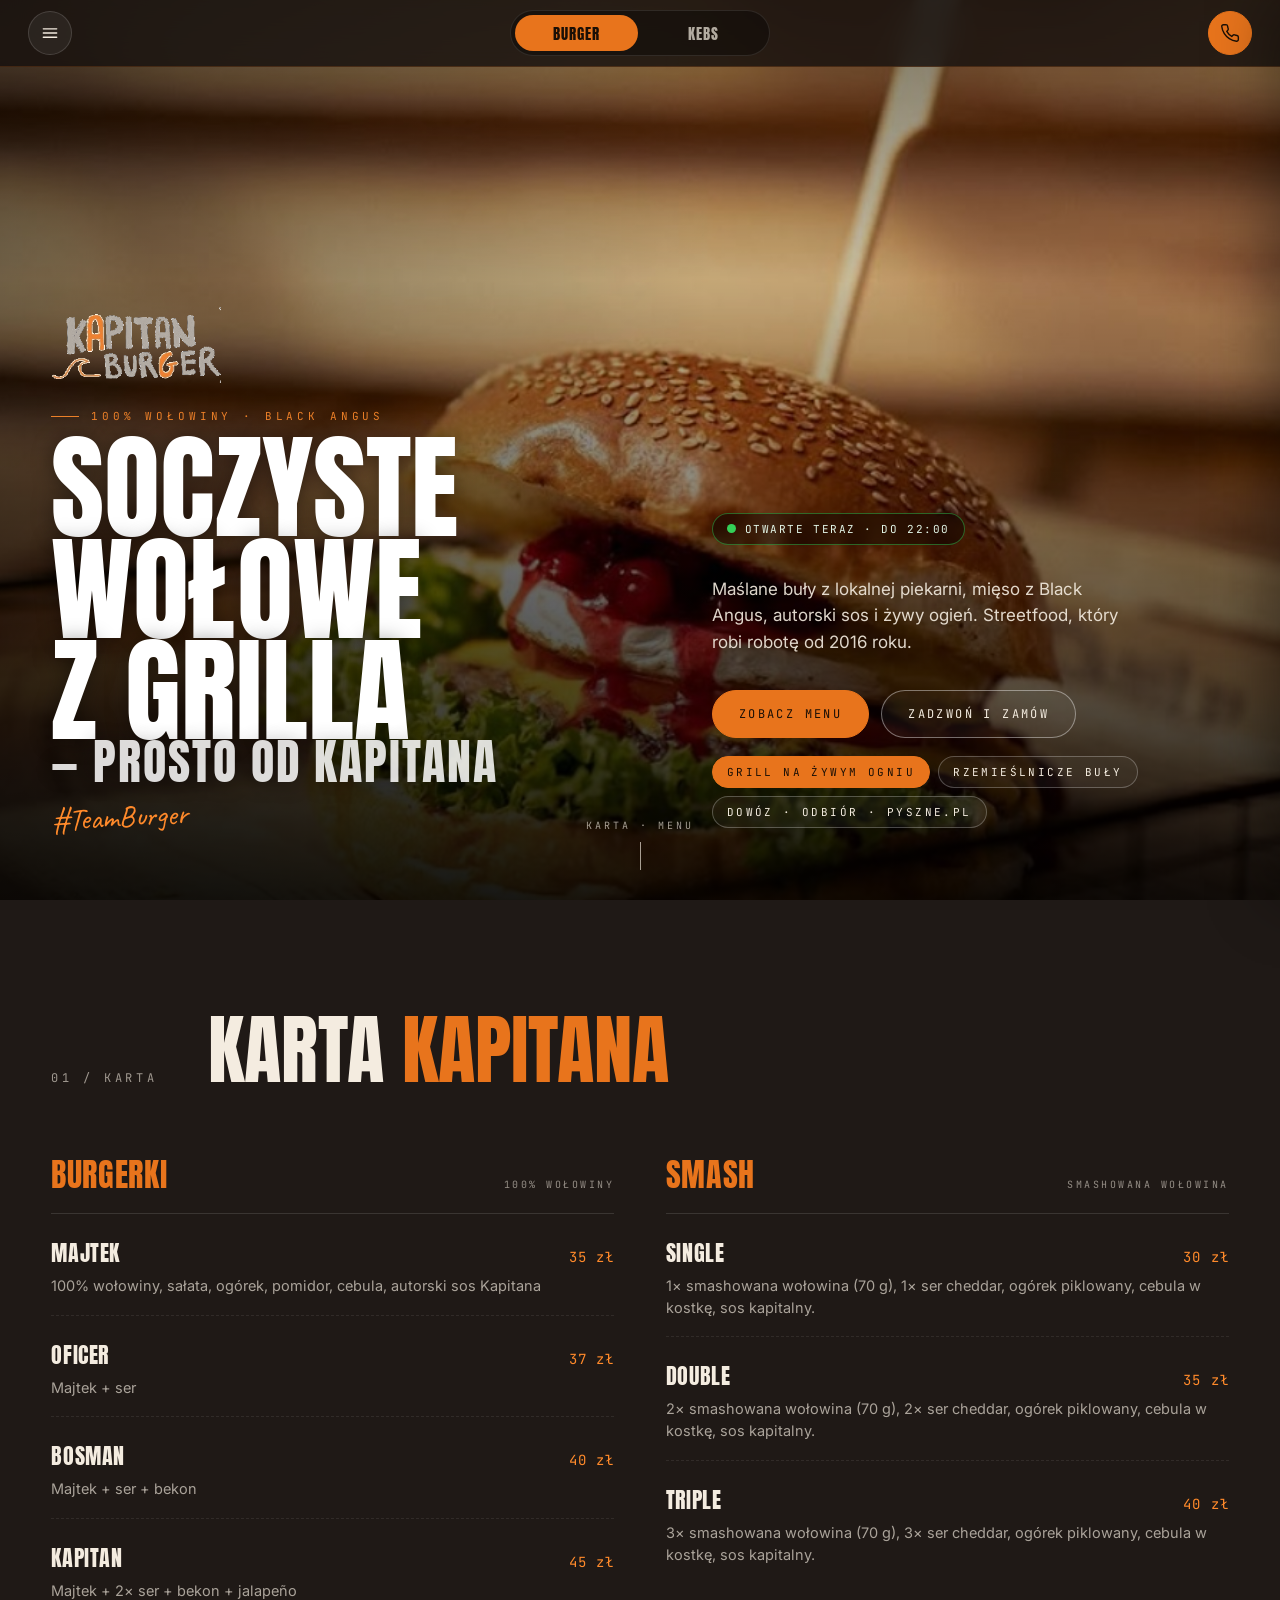
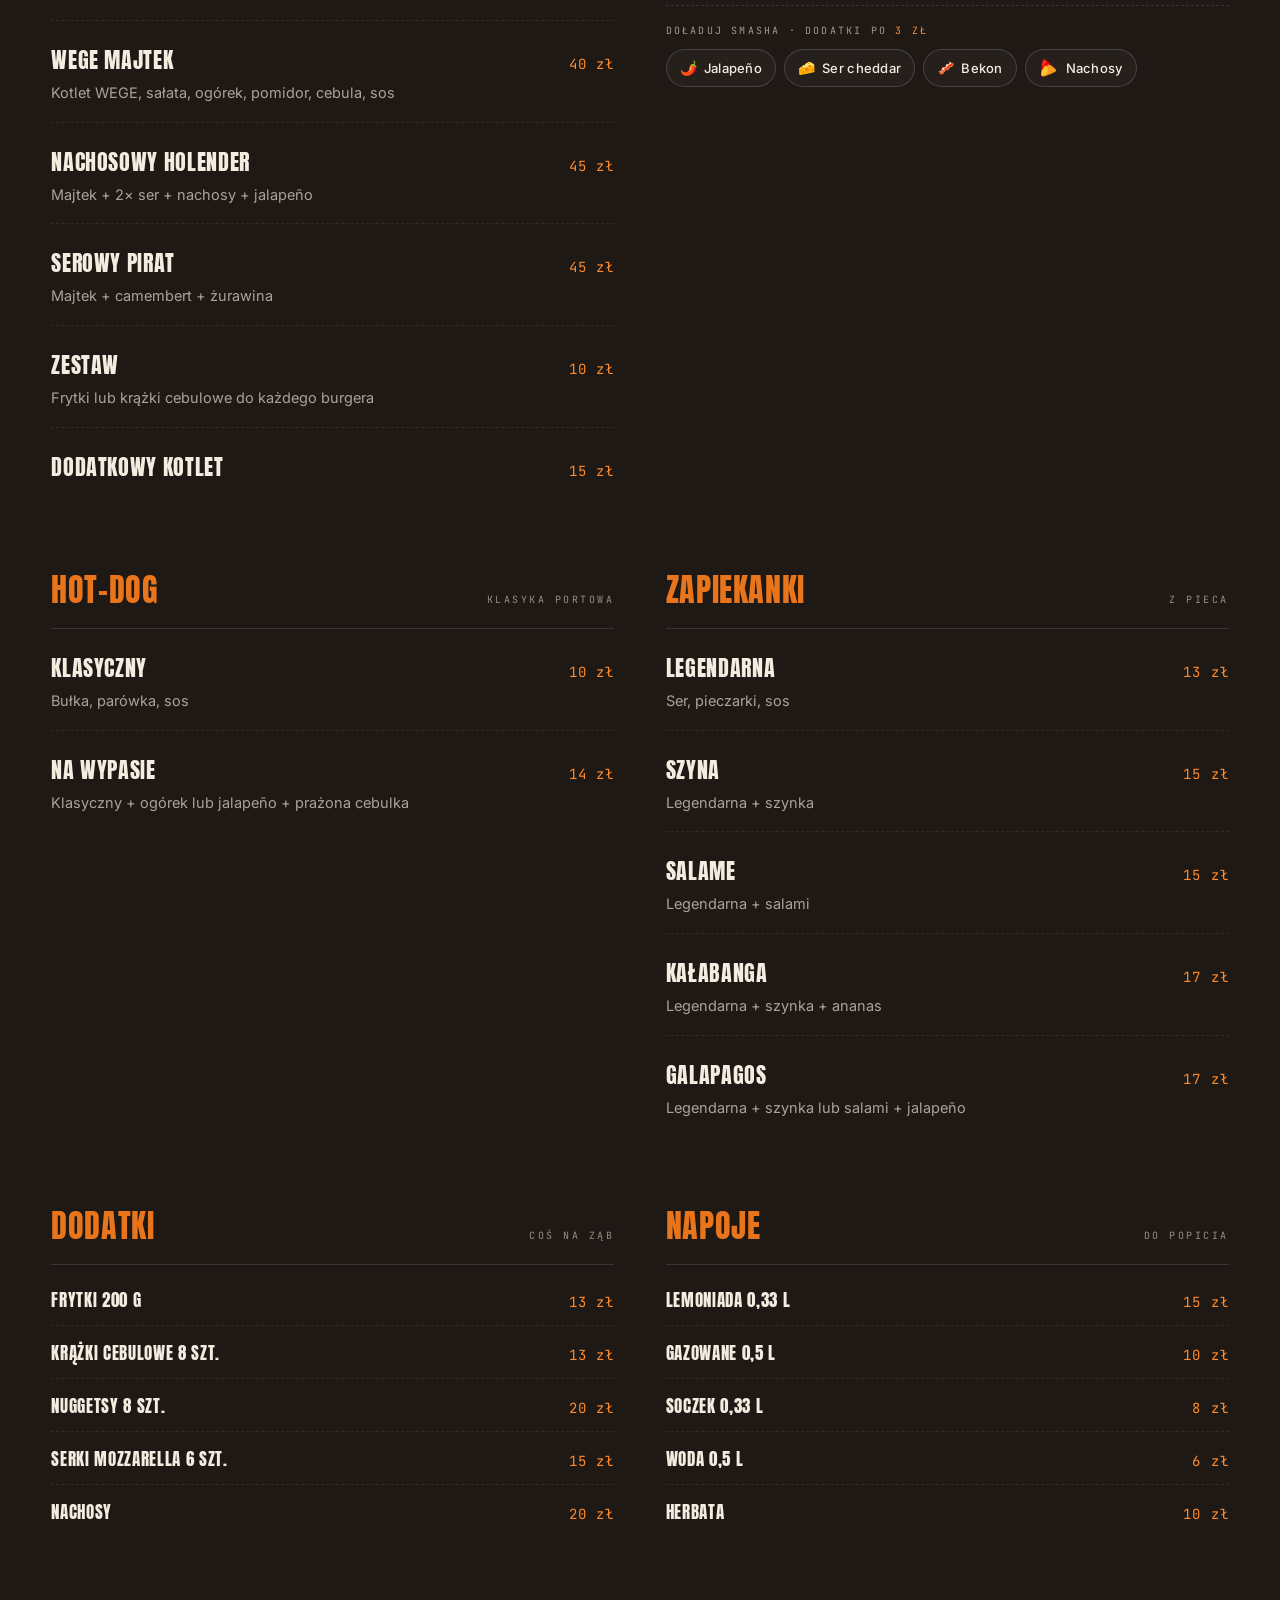
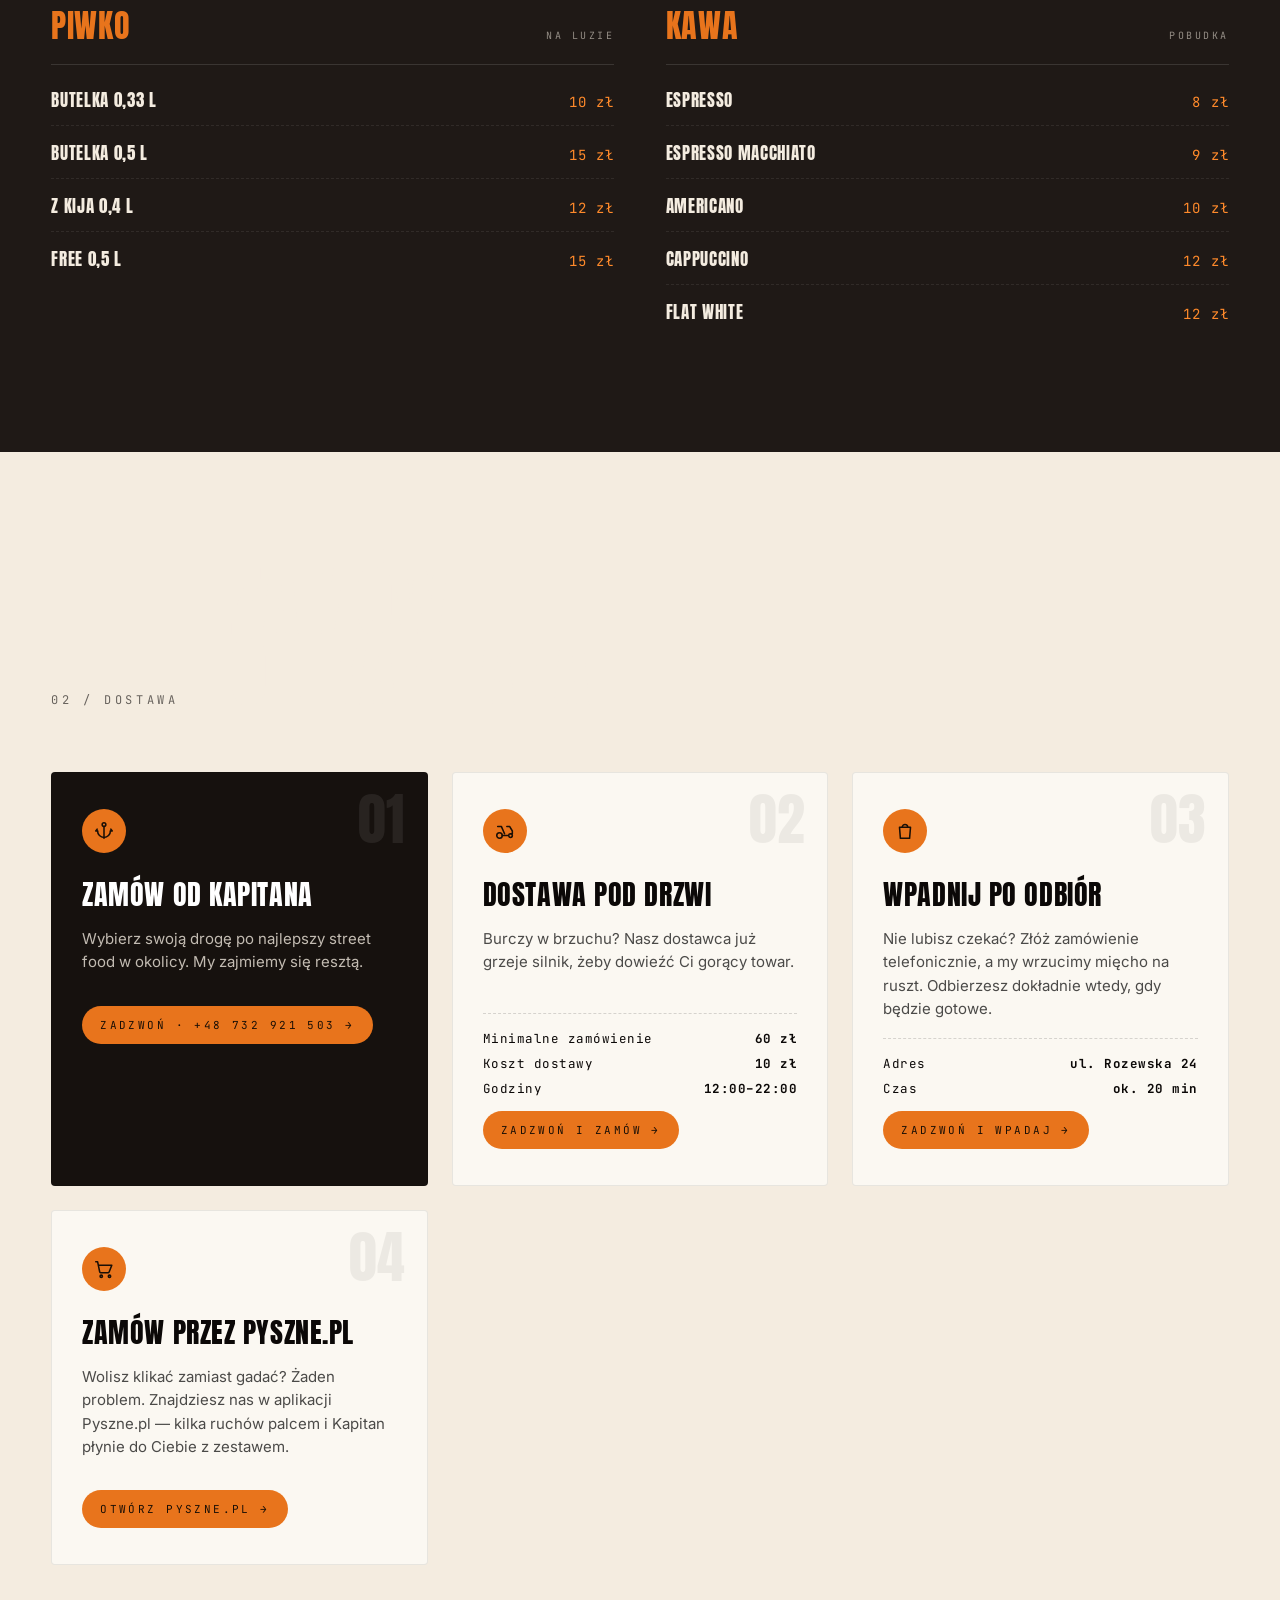
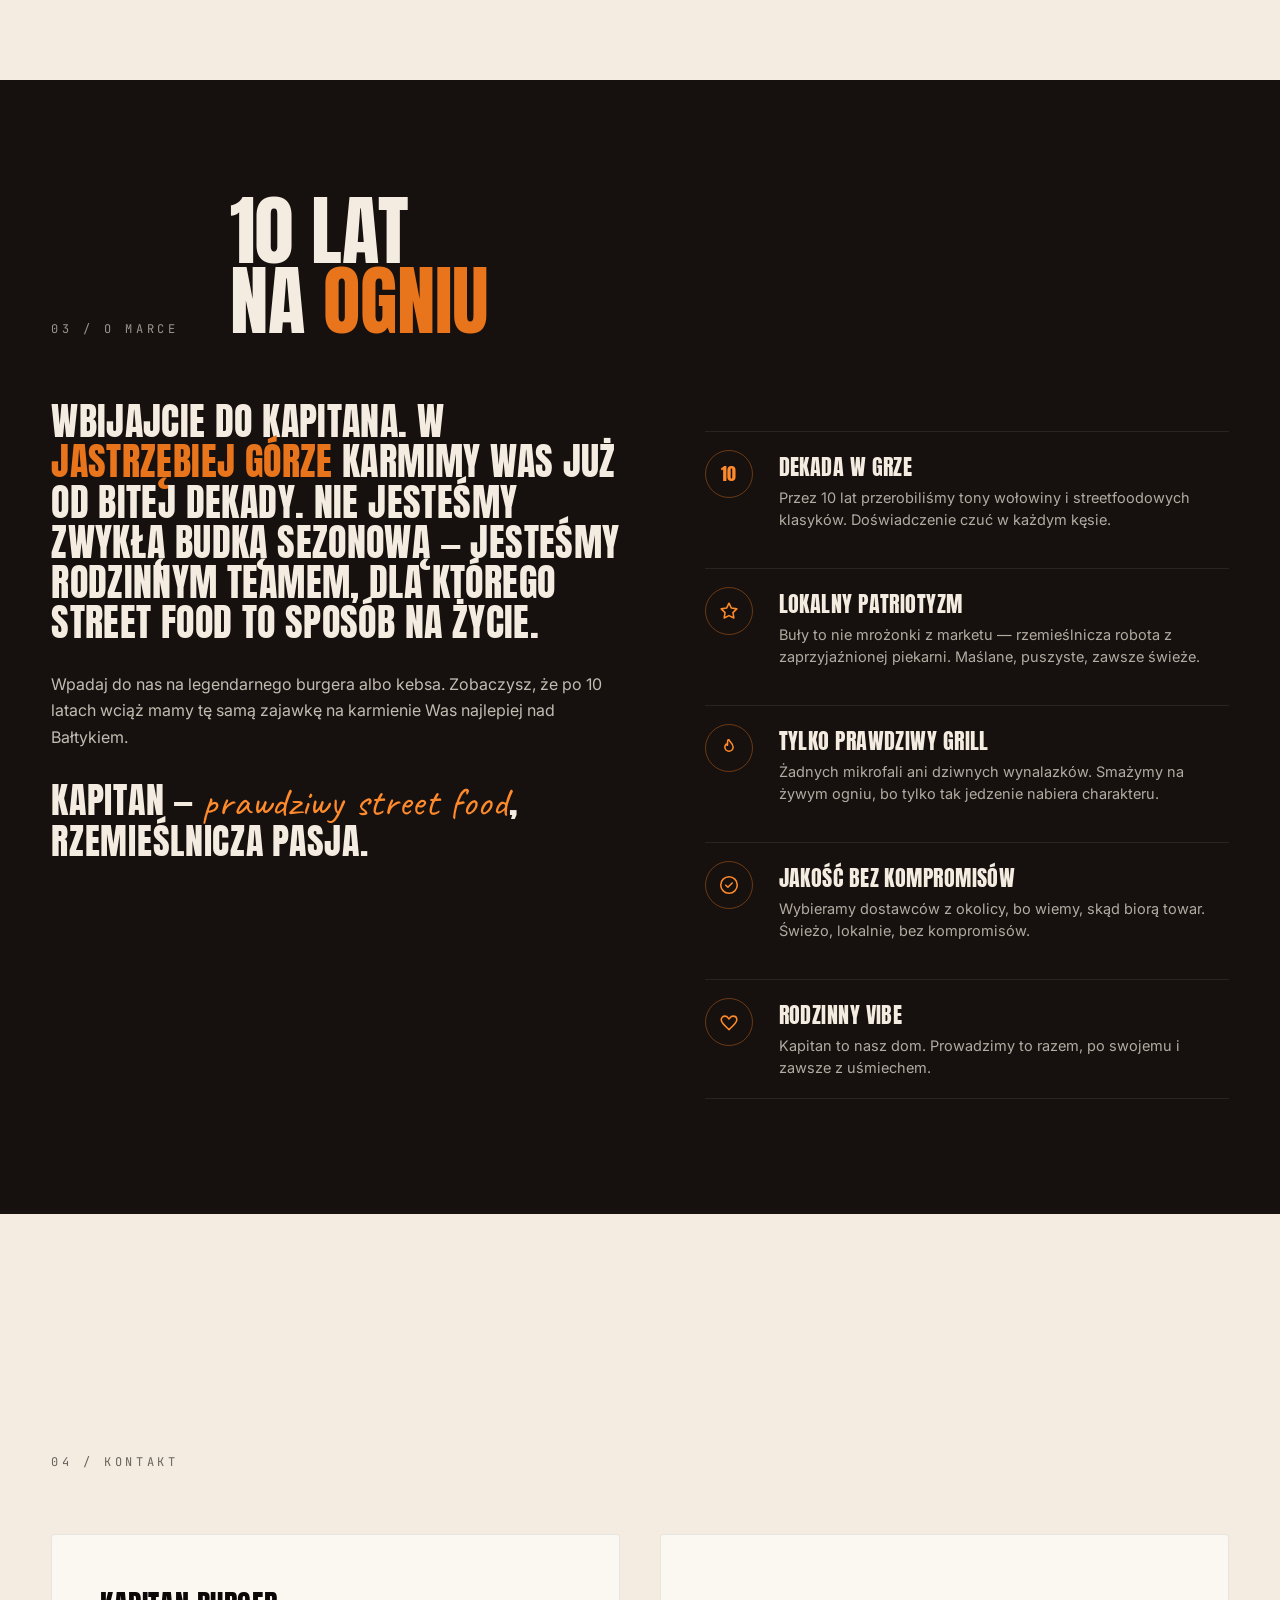
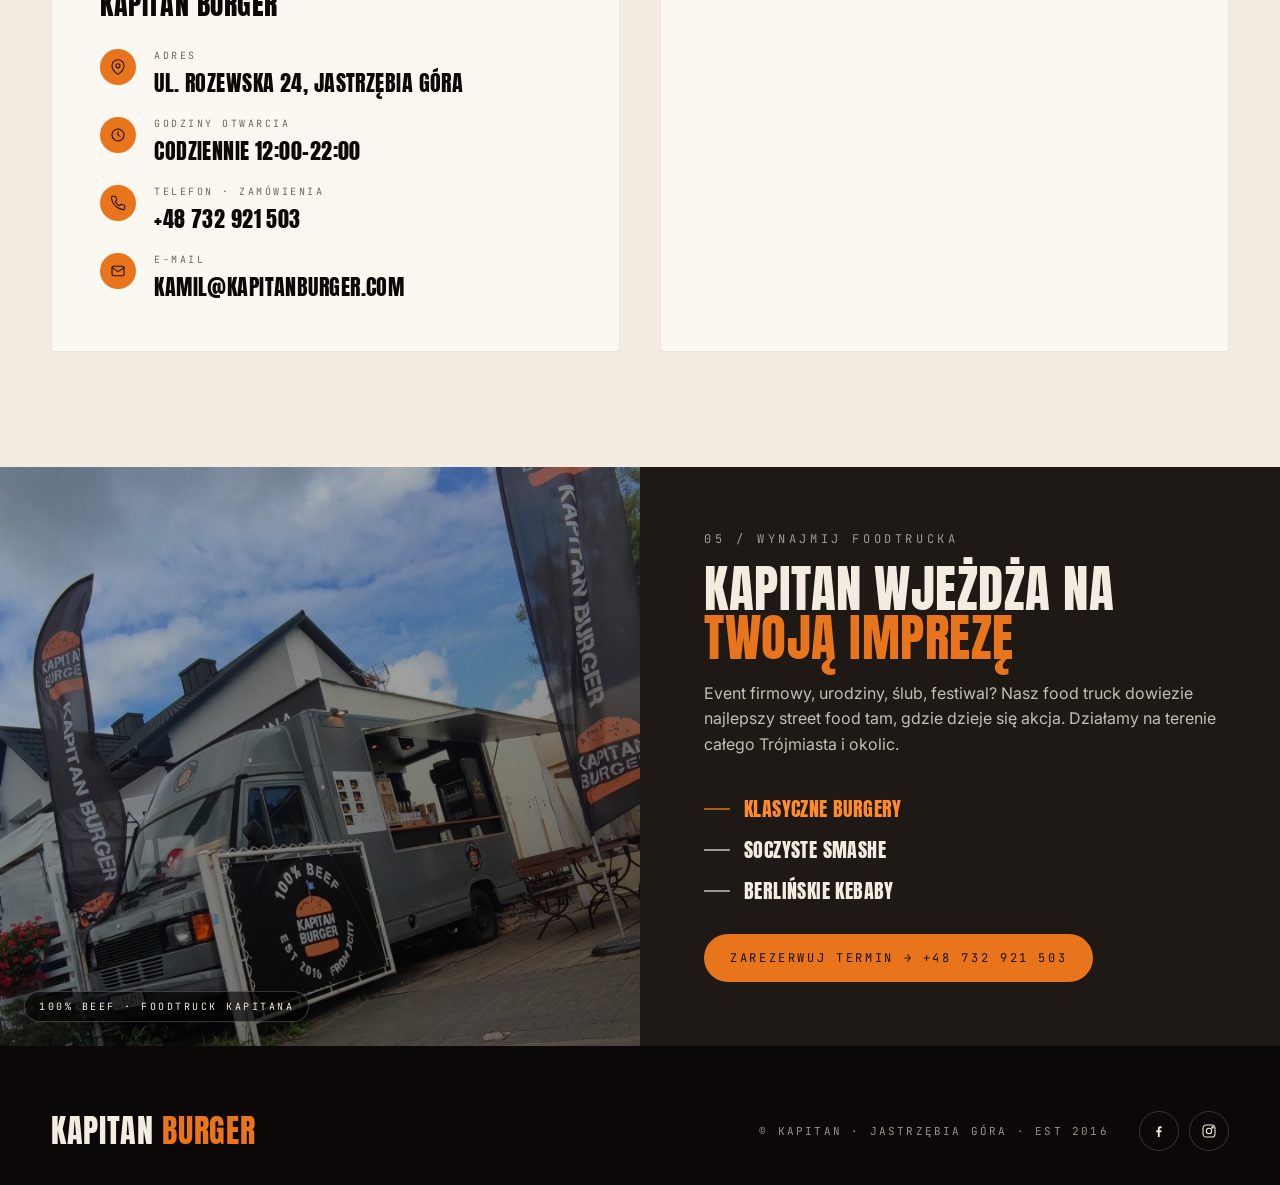
<file: docs/index.html>
<!doctype html>
<html lang="pl">
<head>
  <meta charset="utf-8" />
  <meta name="viewport" content="width=device-width, initial-scale=1, viewport-fit=cover" />
  <title>Kapitan — Burger & Kebs · Jastrzębia Góra</title>
  <meta name="description" content="Kapitan Burger i Kapitan Kebs — dwa kierunki smaku, jedna marka. Street food w Jastrzębiej Górze, prosto z foodtrucka. Wybierz Burger albo Kebs." />
  <meta name="theme-color" content="#16110e" />

  <!-- preload the LCP hero image (default brand = Burger) -->
  <link rel="preload" as="image" href="assets/burger_serowy.jpg" fetchpriority="high" />

  <!-- favicons -->
  <link rel="icon" type="image/png" href="assets/logo_kapitan_burger.png" />
  <link rel="apple-touch-icon" href="assets/logo_kapitan_burger.png" />

  <!-- Open Graph / Twitter share preview
       NOTE: og:url and og:image should be made ABSOLUTE (https://yourdomain/…)
       once the site is deployed, or Facebook/Twitter scrapers can't fetch them. -->
  <meta property="og:type" content="website" />
  <meta property="og:locale" content="pl_PL" />
  <meta property="og:site_name" content="Kapitan Burger & Kebs" />
  <meta property="og:title" content="Kapitan — Burger & Kebs · Jastrzębia Góra" />
  <meta property="og:description" content="Dwa kierunki smaku, jedna marka. Street food prosto z foodtrucka w Jastrzębiej Górze. 10 lat na ogniu, zero ściemy." />
  <meta property="og:image" content="assets/burger_serowy.jpg" />
  <meta property="og:image:alt" content="Soczysty burger Kapitana z grilla" />
  <meta name="twitter:card" content="summary_large_image" />
  <meta name="twitter:title" content="Kapitan — Burger & Kebs · Jastrzębia Góra" />
  <meta name="twitter:description" content="Dwa kierunki smaku, jedna marka. Street food prosto z foodtrucka w Jastrzębiej Górze." />
  <meta name="twitter:image" content="assets/burger_serowy.jpg" />

  <link rel="preconnect" href="https://fonts.googleapis.com" />
  <link rel="preconnect" href="https://fonts.gstatic.com" crossorigin />
  <link href="https://fonts.googleapis.com/css2?family=Anton&family=Caveat:wght@500;700&family=Inter:wght@300;400;500;600;700&family=JetBrains+Mono:wght@400;500&display=swap" rel="stylesheet" />
  <link rel="stylesheet" href="styles.css" />
</head>
<body data-brand="burger">

  <!-- ============================================
       BURGER PAGE
       ============================================ -->
  <main id="burger" class="page page--burger burger is-active" data-screen-label="Kapitan Burger">
    <header class="topbar">
      <button class="iconbtn" data-drawer-open aria-label="Otwórz menu nawigacji">
        <svg viewBox="0 0 24 24" fill="none" stroke="currentColor" stroke-width="1.7" stroke-linecap="round"><path d="M4 7h16M4 12h16M4 17h16"/></svg>
      </button>
      <nav class="brand-toggle" aria-label="Wybierz markę Kapitana">
        <a href="#burger" class="brand-toggle__opt is-active">Burger</a>
        <a href="#kebs" class="brand-toggle__opt">Kebs</a>
      </nav>
      <a href="tel:+48732921503" class="iconbtn iconbtn--call" aria-label="Zadzwoń do Kapitana">
        <svg viewBox="0 0 24 24" fill="none" stroke="currentColor" stroke-width="1.7" stroke-linecap="round" stroke-linejoin="round"><path d="M22 16.92v3a2 2 0 0 1-2.18 2 19.86 19.86 0 0 1-8.63-3.07 19.5 19.5 0 0 1-6-6A19.86 19.86 0 0 1 2.12 4.18 2 2 0 0 1 4.11 2h3a2 2 0 0 1 2 1.72c.13 1 .37 1.96.72 2.88a2 2 0 0 1-.45 2.11L8.09 10.09a16 16 0 0 0 6 6l1.38-1.38a2 2 0 0 1 2.11-.45c.92.35 1.88.59 2.88.72A2 2 0 0 1 22 16.92z"/></svg>
      </a>
    </header>

    <!-- HERO -->
    <section class="hero" data-screen-label="Burger · Hero">
      <div class="hero__photo"></div>
      <div class="hero__inner">
        <div>
          <img class="hero__logo" src="assets/logo_kapitan_burger_light.png" alt="Kapitan Burger" width="262" height="117" decoding="async" />
          <span class="hero__kicker">100% wołowiny · Black Angus</span>
          <h1 class="hero__title">Soczyste<br>wołowe<br>z grilla<span class="small">— prosto od Kapitana</span></h1>
          <div class="hero__hash">#TeamBurger</div>
        </div>
        <div class="hero__meta">
          <div class="hero__status" data-status aria-live="polite"></div>
          <p class="hero__lede">Maślane buły z lokalnej piekarni, mięso z Black Angus, autorski sos i żywy ogień. Streetfood, który robi robotę od 2016 roku.</p>
          <div class="hero__actions">
            <a class="btn btn--accent" href="#burger-menu">Zobacz menu</a>
            <a class="btn btn--ghost" href="tel:+48732921503">Zadzwoń i zamów</a>
          </div>
          <div class="hero__pills">
            <span class="pill accent">Grill na żywym ogniu</span>
            <span class="pill">Rzemieślnicze buły</span>
            <span class="pill">Dowóz · Odbiór · Pyszne.pl</span>
          </div>
        </div>
      </div>
      <div class="hero__scroll">Karta · Menu</div>
    </section>

    <!-- MENU -->
    <section class="section menu" id="burger-menu" data-screen-label="Burger · Menu">
      <div class="section__inner">
        <div class="section__head">
          <span class="section__num">01 / Karta</span>
          <h2 class="section__title">Karta <span class="acc">Kapitana</span></h2>
        </div>

        <div class="menu__categories" id="menu-mount"></div>
      </div>
    </section>

    <!-- DELIVERY -->
    <section class="section delivery" id="burger-dostawa" data-screen-label="Burger · Dostawa">
      <div class="section__inner">
        <div class="section__head">
          <span class="section__num">02 / Dostawa</span>
          <h2 class="section__title">Zamów<br>od Kapitana</h2>
        </div>
        <div id="delivery-mount" class="delivery__grid"></div>
      </div>
    </section>

    <!-- ABOUT -->
    <section class="section about" id="burger-about" data-screen-label="Burger · O marce">
      <div class="section__inner">
        <div class="section__head">
          <span class="section__num">03 / O marce</span>
          <h2 class="section__title">10 lat<br>na <span class="acc">ogniu</span></h2>
        </div>
        <div class="about__grid">
          <div>
            <p class="about__lede">Wbijajcie do Kapitana. W <span class="acc">Jastrzębiej Górze</span> karmimy Was już od bitej dekady. Nie jesteśmy zwykłą budką sezonową — jesteśmy rodzinnym teamem, dla którego street food to sposób na życie.</p>
            <div class="about__body">
              <p>Wpadaj do nas na legendarnego burgera albo kebsa. Zobaczysz, że po 10 latach wciąż mamy tę samą zajawkę na karmienie Was najlepiej nad Bałtykiem.</p>
            </div>
            <div class="about__stamp">Kapitan — <span class="acc">prawdziwy street food</span>, rzemieślnicza pasja.</div>
          </div>
          <ul class="about__pillars" id="about-mount"></ul>
        </div>
      </div>
    </section>

    <!-- CONTACT -->
    <section class="section contact" id="burger-kontakt" data-screen-label="Burger · Kontakt">
      <div class="section__inner">
        <div class="section__head">
          <span class="section__num">04 / Kontakt</span>
          <h2 class="section__title">Zacumuj<br>u Kapitana</h2>
        </div>
        <div class="contact__grid">
          <div class="contact-card" id="contact-mount-burger"></div>
          <div class="contact-card map-card">
            <iframe
              title="Mapa — Kapitan Burger, ul. Rozewska 24, Jastrzębia Góra"
              src="https://maps.google.com/maps?q=Rozewska%2024%20Jastrz%C4%99bia%20G%C3%B3ra&t=&z=15&ie=UTF8&iwloc=&output=embed"
              loading="lazy" referrerpolicy="no-referrer-when-downgrade"></iframe>
          </div>
        </div>
      </div>
    </section>

    <!-- FOODTRUCK -->
    <section class="section foodtruck" id="burger-foodtruck" data-screen-label="Burger · Foodtruck" style="padding:0;">
      <div class="foodtruck__grid">
        <div class="foodtruck__image">
          <span class="stamp">100% beef · Foodtruck Kapitana</span>
        </div>
        <div class="foodtruck__copy">
          <span class="section__num" style="margin-bottom:18px; display:block;">05 / Wynajmij foodtrucka</span>
          <h3>Kapitan wjeżdża na <span class="acc">Twoją imprezę</span></h3>
          <p>Event firmowy, urodziny, ślub, festiwal? Nasz food truck dowiezie najlepszy street food tam, gdzie dzieje się akcja. Działamy na terenie całego Trójmiasta i okolic.</p>
          <ul class="foodtruck__menu">
            <li>Klasyczne burgery</li>
            <li>Soczyste smashe</li>
            <li>Berlińskie kebaby</li>
          </ul>
          <a href="tel:+48732921503" class="foodtruck__cta">Zarezerwuj termin → +48 732 921 503</a>
        </div>
      </div>
    </section>

    <footer class="footer">
      <div class="footer__inner">
        <div class="footer__brand">Kapitan<span class="acc"> Burger</span></div>
        <div class="footer__meta">© Kapitan · Jastrzębia Góra · EST 2016</div>
        <div class="footer__socials">
          <a href="https://www.facebook.com/KapitanBurgerJG" target="_blank" rel="noopener" aria-label="Facebook">
            <svg width="16" height="16" viewBox="0 0 24 24" fill="currentColor"><path d="M13 21v-7h2.4l.4-3H13V9.2c0-.8.3-1.4 1.5-1.4H16V5.1C15.6 5 14.6 5 13.7 5c-2 0-3.4 1.2-3.4 3.5V11H8v3h2.3v7H13z"/></svg>
          </a>
          <a href="https://www.instagram.com/kapitanburger/" target="_blank" rel="noopener" aria-label="Instagram">
            <svg width="16" height="16" viewBox="0 0 24 24" fill="none" stroke="currentColor" stroke-width="1.6"><rect x="3" y="3" width="18" height="18" rx="5"/><circle cx="12" cy="12" r="4"/><circle cx="17.3" cy="6.7" r="1" fill="currentColor"/></svg>
          </a>
        </div>
      </div>
    </footer>
  </main>


  <!-- ============================================
       KEBS PAGE
       ============================================ -->
  <main id="kebs" class="page page--kebs kebs" data-screen-label="Kapitan Kebs" hidden>
    <header class="topbar">
      <button class="iconbtn" data-drawer-open aria-label="Otwórz menu nawigacji">
        <svg viewBox="0 0 24 24" fill="none" stroke="currentColor" stroke-width="1.7" stroke-linecap="round"><path d="M4 7h16M4 12h16M4 17h16"/></svg>
      </button>
      <nav class="brand-toggle" aria-label="Wybierz markę Kapitana">
        <a href="#burger" class="brand-toggle__opt">Burger</a>
        <a href="#kebs" class="brand-toggle__opt is-active">Kebs</a>
      </nav>
      <a href="tel:+48732921503" class="iconbtn iconbtn--call" aria-label="Zadzwoń do Kapitana">
        <svg viewBox="0 0 24 24" fill="none" stroke="currentColor" stroke-width="1.7" stroke-linecap="round" stroke-linejoin="round"><path d="M22 16.92v3a2 2 0 0 1-2.18 2 19.86 19.86 0 0 1-8.63-3.07 19.5 19.5 0 0 1-6-6A19.86 19.86 0 0 1 2.12 4.18 2 2 0 0 1 4.11 2h3a2 2 0 0 1 2 1.72c.13 1 .37 1.96.72 2.88a2 2 0 0 1-.45 2.11L8.09 10.09a16 16 0 0 0 6 6l1.38-1.38a2 2 0 0 1 2.11-.45c.92.35 1.88.59 2.88.72A2 2 0 0 1 22 16.92z"/></svg>
      </a>
    </header>

    <section class="hero" data-screen-label="Kebs · Hero">
      <div class="hero__photo"></div>
      <div class="hero__inner">
        <div>
          <img class="hero__logo" src="assets/logo_kapitan_kebs_light.png" alt="Kapitan Kebs" width="1448" height="1086" decoding="async" />
          <span class="hero__kicker">Berlin Style · Gemüse</span>
          <h1 class="hero__title">Berliński<br>kebs<br>z charakterem<span class="small">— prosto od Kapitana</span></h1>
          <div class="hero__hash">#TeamKebsGemüse</div>
        </div>
        <div class="hero__meta">
          <div class="hero__status" data-status aria-live="polite"></div>
          <p class="hero__lede">Świeże warzywa, autorskie sosy i autentyczny smak, który robi robotę. Otwieramy nowy rozdział marki Kapitan — i robimy go po swojemu.</p>
          <div class="hero__actions">
            <a class="btn btn--accent" href="#kebs-dostawa">Jak zamówić</a>
            <a class="btn btn--ghost" href="tel:+48732921503">Zadzwoń</a>
          </div>
          <div class="hero__pills">
            <span class="pill accent">Premiera — wkrótce</span>
            <span class="pill">Berlin Style</span>
            <span class="pill">Świeże warzywa</span>
          </div>
        </div>
      </div>
      <div class="hero__scroll">Karta · Menu</div>
    </section>

    <section class="section menu" id="kebs-menu" data-screen-label="Kebs · Menu">
      <div class="section__inner">
        <div class="section__head">
          <span class="section__num">01 / Karta</span>
          <h2 class="section__title">Karta<br><span class="acc">Kapitana</span></h2>
        </div>
        <div id="menu-mount-kebs"></div>
      </div>
    </section>

    <section class="section delivery" id="kebs-dostawa" data-screen-label="Kebs · Dostawa">
      <div class="section__inner">
        <div class="section__head">
          <span class="section__num">02 / Dostawa</span>
          <h2 class="section__title">Zamów<br>od Kapitana</h2>
        </div>
        <div id="delivery-mount-kebs" class="delivery__grid"></div>
      </div>
    </section>

    <section class="section about" id="kebs-about" data-screen-label="Kebs · O marce">
      <div class="section__inner">
        <div class="section__head">
          <span class="section__num">03 / O marce</span>
          <h2 class="section__title">10 lat<br>na <span class="acc">ogniu</span></h2>
        </div>
        <div class="about__grid">
          <div>
            <p class="about__lede">Wbijajcie do Kapitana. W <span class="acc">Jastrzębiej Górze</span> karmimy Was już od bitej dekady. Nie jesteśmy zwykłą budką sezonową — jesteśmy rodzinnym teamem, dla którego street food to sposób na życie.</p>
            <div class="about__body">
              <p>Wpadaj do nas na legendarnego burgera albo kebsa. Zobaczysz, że po 10 latach wciąż mamy tę samą zajawkę na karmienie Was najlepiej nad Bałtykiem.</p>
            </div>
            <div class="about__stamp">Kapitan — <span class="acc">prawdziwy street food</span>, rzemieślnicza pasja.</div>
          </div>
          <ul class="about__pillars" id="about-mount-kebs"></ul>
        </div>
      </div>
    </section>

    <section class="section contact" id="kebs-kontakt" data-screen-label="Kebs · Kontakt">
      <div class="section__inner">
        <div class="section__head">
          <span class="section__num">04 / Kontakt</span>
          <h2 class="section__title">Zacumuj<br>u Kapitana</h2>
        </div>
        <div class="contact__grid">
          <div class="contact-card" id="contact-mount-kebs"></div>
          <div class="contact-card map-card">
            <iframe
              title="Mapa — Kapitan Kebs, ul. Rozewska 24, Jastrzębia Góra"
              src="https://maps.google.com/maps?q=Rozewska%2024%20Jastrz%C4%99bia%20G%C3%B3ra&t=&z=15&ie=UTF8&iwloc=&output=embed"
              loading="lazy" referrerpolicy="no-referrer-when-downgrade"></iframe>
          </div>
        </div>
      </div>
    </section>

    <section class="section foodtruck" id="kebs-foodtruck" data-screen-label="Kebs · Foodtruck" style="padding:0;">
      <div class="foodtruck__grid">
        <div class="foodtruck__image">
          <span class="stamp">100% beef · Foodtruck Kapitana</span>
        </div>
        <div class="foodtruck__copy">
          <span class="section__num" style="margin-bottom:18px; display:block;">05 / Wynajmij foodtrucka</span>
          <h3>Kapitan wjeżdża na <span class="acc">Twoją imprezę</span></h3>
          <p>Event firmowy, urodziny, ślub, festiwal? Nasz food truck dowiezie najlepszy street food tam, gdzie dzieje się akcja. Działamy na terenie całego Trójmiasta i okolic.</p>
          <ul class="foodtruck__menu">
            <li>Klasyczne burgery</li>
            <li>Soczyste smashe</li>
            <li>Berlińskie kebaby</li>
          </ul>
          <a href="tel:+48732921503" class="foodtruck__cta">Zarezerwuj termin → +48 732 921 503</a>
        </div>
      </div>
    </section>

    <footer class="footer">
      <div class="footer__inner">
        <div class="footer__brand">Kapitan<span class="acc"> Kebs</span></div>
        <div class="footer__meta">© Kapitan · Jastrzębia Góra · EST 2016</div>
        <div class="footer__socials">
          <a href="https://www.facebook.com/KapitanBurgerJG" target="_blank" rel="noopener" aria-label="Facebook">
            <svg width="16" height="16" viewBox="0 0 24 24" fill="currentColor"><path d="M13 21v-7h2.4l.4-3H13V9.2c0-.8.3-1.4 1.5-1.4H16V5.1C15.6 5 14.6 5 13.7 5c-2 0-3.4 1.2-3.4 3.5V11H8v3h2.3v7H13z"/></svg>
          </a>
          <a href="https://www.instagram.com/kapitanburger/" target="_blank" rel="noopener" aria-label="Instagram">
            <svg width="16" height="16" viewBox="0 0 24 24" fill="none" stroke="currentColor" stroke-width="1.6"><rect x="3" y="3" width="18" height="18" rx="5"/><circle cx="12" cy="12" r="4"/><circle cx="17.3" cy="6.7" r="1" fill="currentColor"/></svg>
          </a>
        </div>
      </div>
    </footer>
  </main>


  <!-- ============================================
       MOBILE STICKY CALL BAR (shared)
       ============================================ -->
  <a class="callbar" href="tel:+48732921503" aria-label="Zadzwoń i zamów: +48 732 921 503">
    <span class="callbar__ico">
      <svg viewBox="0 0 24 24" fill="none" stroke="currentColor" stroke-width="1.7" stroke-linecap="round" stroke-linejoin="round"><path d="M22 16.92v3a2 2 0 0 1-2.18 2 19.86 19.86 0 0 1-8.63-3.07 19.5 19.5 0 0 1-6-6A19.86 19.86 0 0 1 2.12 4.18 2 2 0 0 1 4.11 2h3a2 2 0 0 1 2 1.72c.13 1 .37 1.96.72 2.88a2 2 0 0 1-.45 2.11L8.09 10.09a16 16 0 0 0 6 6l1.38-1.38a2 2 0 0 1 2.11-.45c.92.35 1.88.59 2.88.72A2 2 0 0 1 22 16.92z"/></svg>
    </span>
    <span class="callbar__txt">Zadzwoń i zamów</span>
    <span class="callbar__num">+48 732 921 503</span>
  </a>

  <!-- ============================================
       DRAWER (shared)
       ============================================ -->
  <div class="drawer__scrim" data-drawer-close></div>
  <aside class="drawer" id="drawer" aria-hidden="true">
    <div class="drawer__head">
      <h3 id="drawer-title">Nawigacja</h3>
      <button class="drawer__close" data-drawer-close aria-label="Zamknij menu">
        <svg width="16" height="16" viewBox="0 0 24 24" fill="none" stroke="currentColor" stroke-width="1.6" stroke-linecap="round"><path d="M6 6l12 12M18 6L6 18"/></svg>
      </button>
    </div>
    <ul class="drawer__links" id="drawer-links"></ul>
    <div class="drawer__foot">
      <a href="tel:+48732921503" class="drawer__phone">
        <svg width="20" height="20" viewBox="0 0 24 24" fill="none" stroke="currentColor" stroke-width="1.6" stroke-linecap="round" stroke-linejoin="round"><path d="M22 16.92v3a2 2 0 0 1-2.18 2 19.86 19.86 0 0 1-8.63-3.07 19.5 19.5 0 0 1-6-6A19.86 19.86 0 0 1 2.12 4.18 2 2 0 0 1 4.11 2h3a2 2 0 0 1 2 1.72c.13 1 .37 1.96.72 2.88a2 2 0 0 1-.45 2.11L8.09 10.09a16 16 0 0 0 6 6l1.38-1.38a2 2 0 0 1 2.11-.45c.92.35 1.88.59 2.88.72A2 2 0 0 1 22 16.92z"/></svg>
        +48 732 921 503
      </a>
      <div class="drawer__socials">
        <a href="https://www.facebook.com/KapitanBurgerJG" target="_blank" rel="noopener" aria-label="Facebook">
          <svg width="16" height="16" viewBox="0 0 24 24" fill="currentColor"><path d="M13 21v-7h2.4l.4-3H13V9.2c0-.8.3-1.4 1.5-1.4H16V5.1C15.6 5 14.6 5 13.7 5c-2 0-3.4 1.2-3.4 3.5V11H8v3h2.3v7H13z"/></svg>
        </a>
        <a href="https://www.instagram.com/kapitanburger/" target="_blank" rel="noopener" aria-label="Instagram">
          <svg width="16" height="16" viewBox="0 0 24 24" fill="none" stroke="currentColor" stroke-width="1.6"><rect x="3" y="3" width="18" height="18" rx="5"/><circle cx="12" cy="12" r="4"/><circle cx="17.3" cy="6.7" r="1" fill="currentColor"/></svg>
        </a>
      </div>
      <a class="drawer__pyszne" href="#" target="_blank" rel="noopener">
        Zamów przez Pyszne.pl <span>→</span>
      </a>
    </div>
  </aside>

  <script src="data.js"></script>
  <script src="app.js"></script>
</body>
</html>
</file>
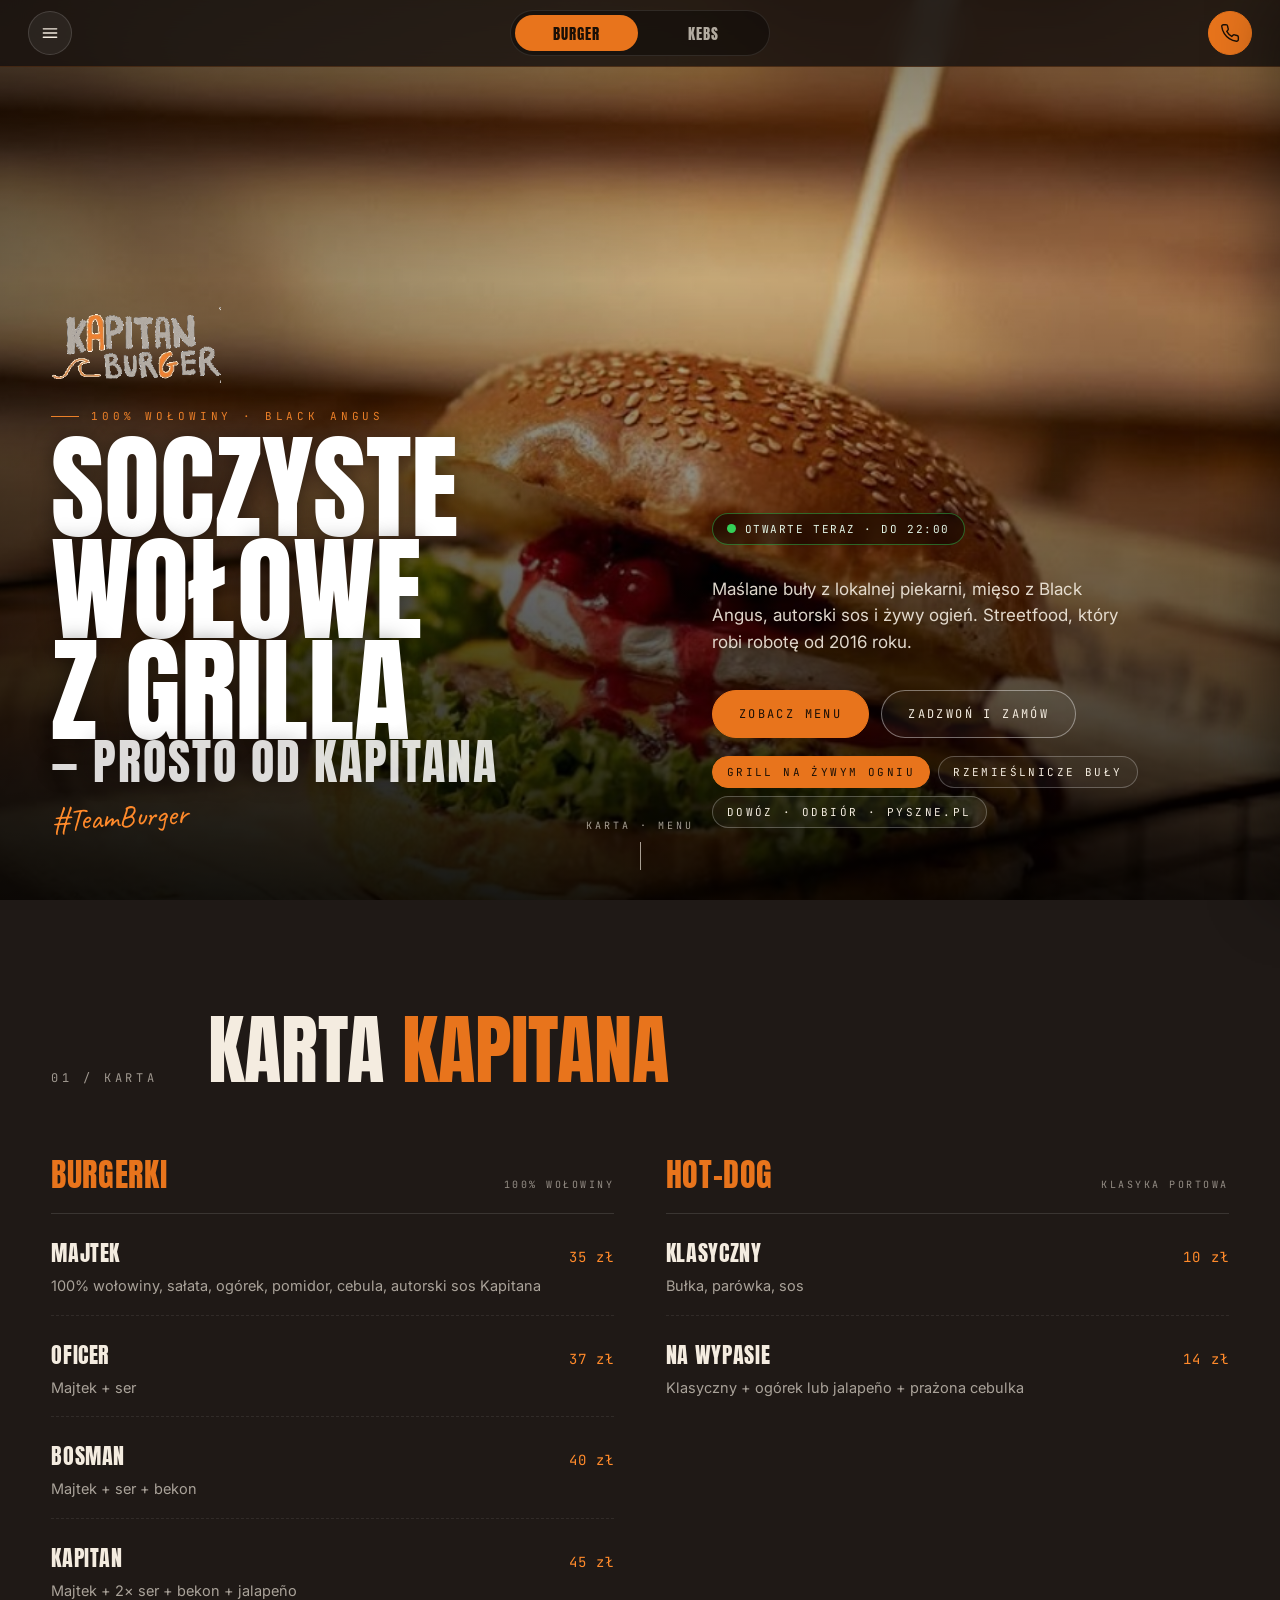
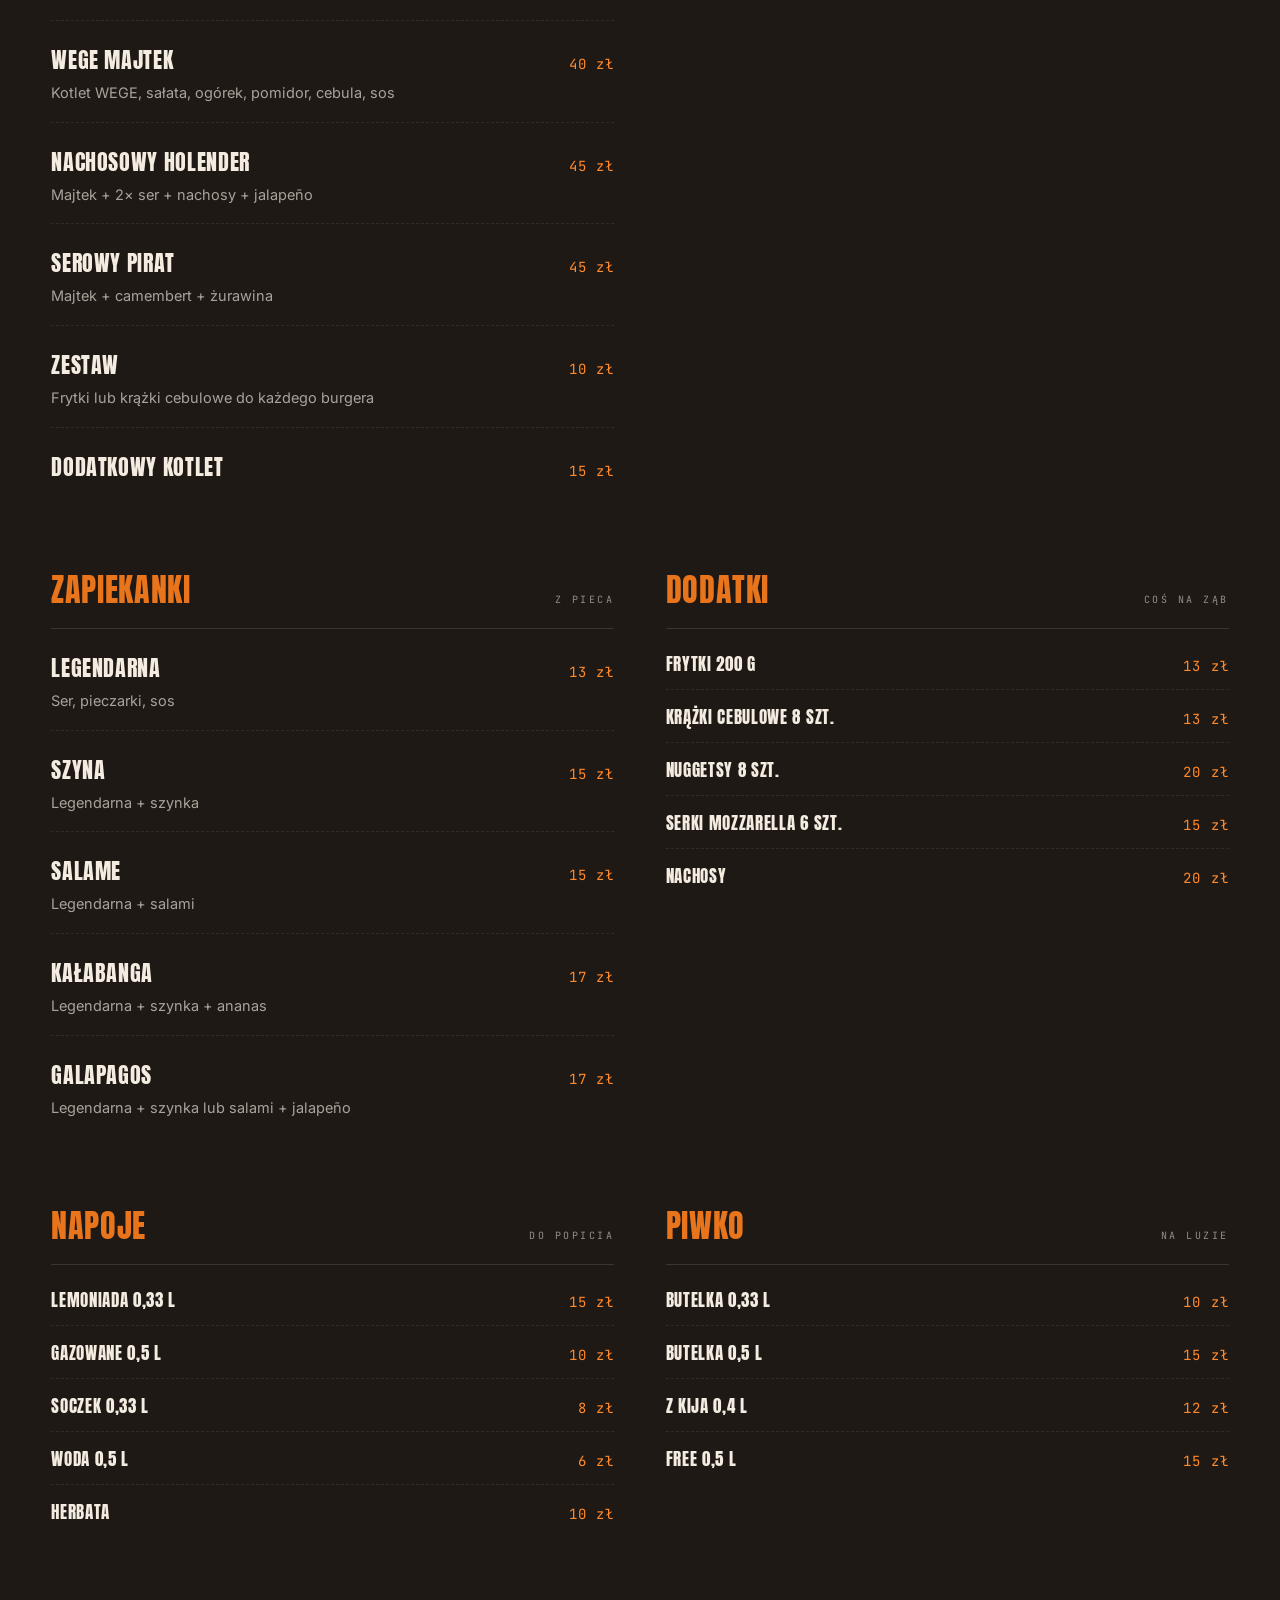
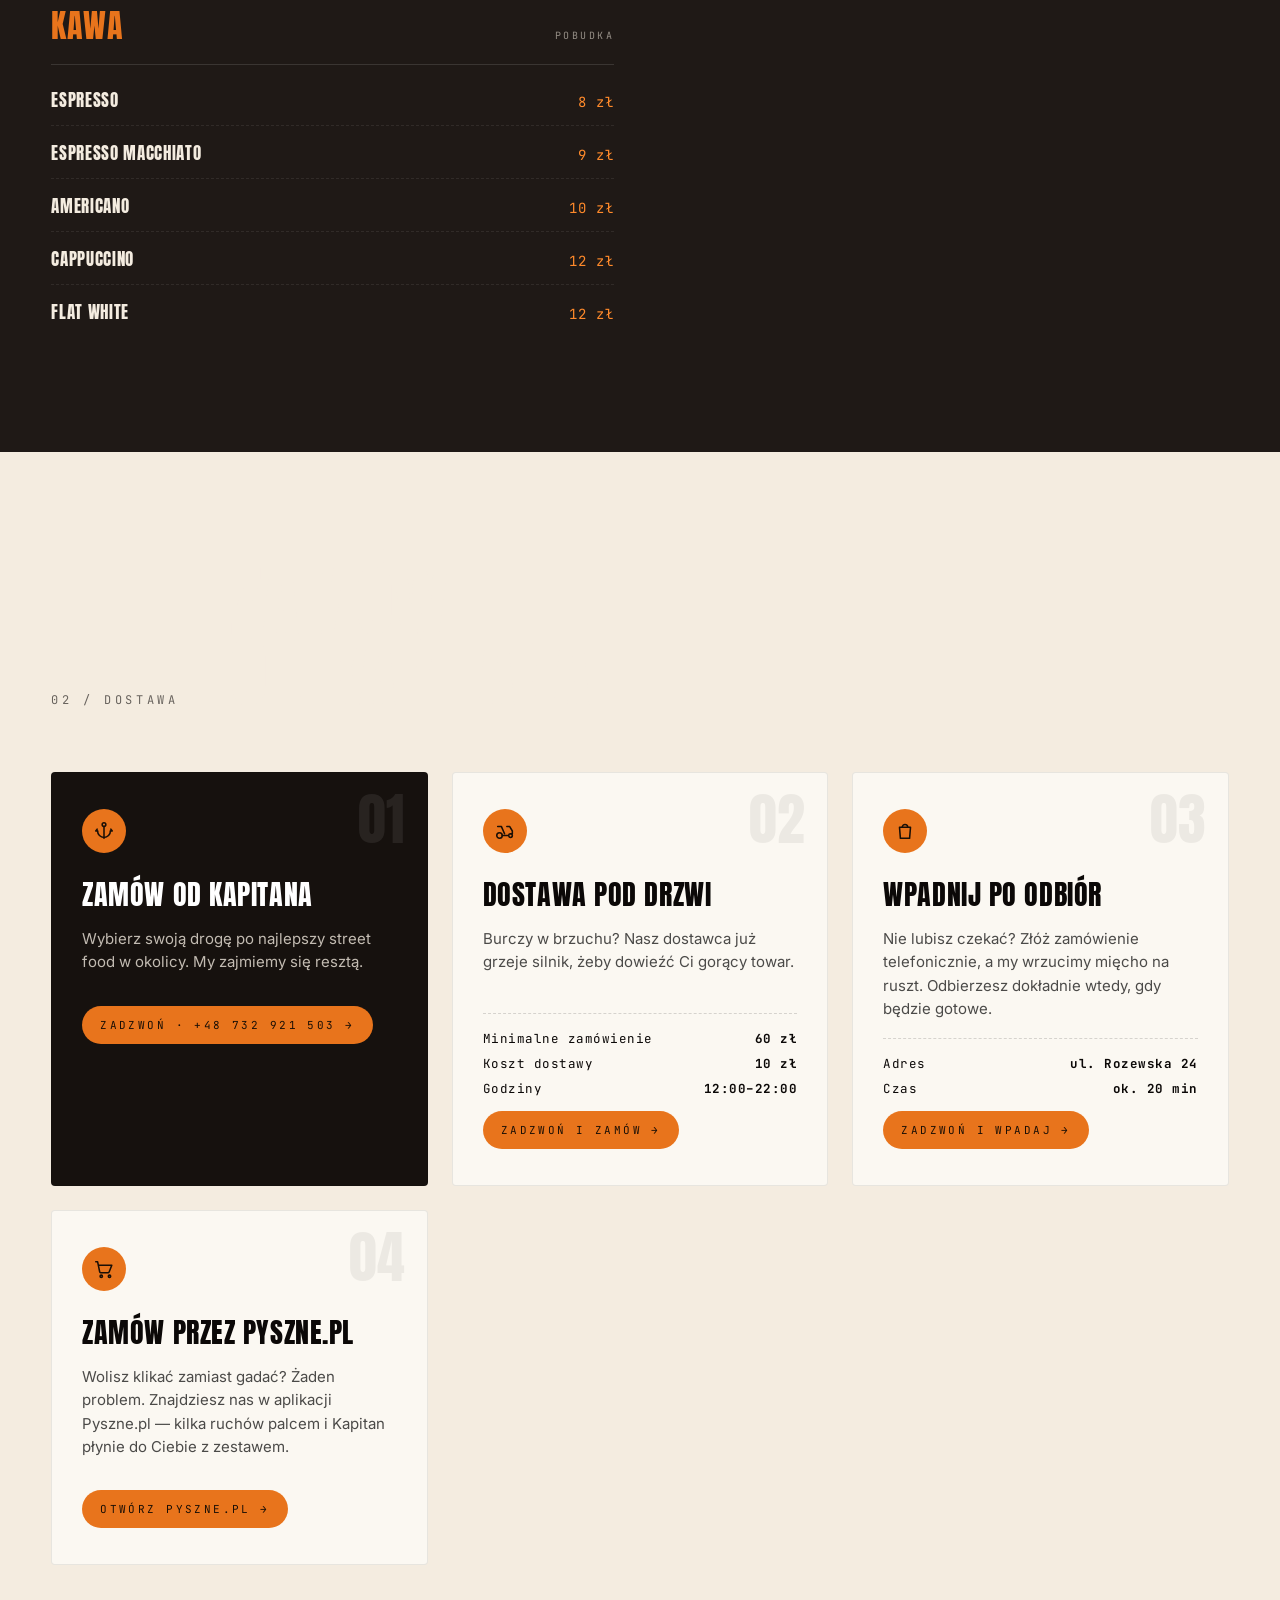
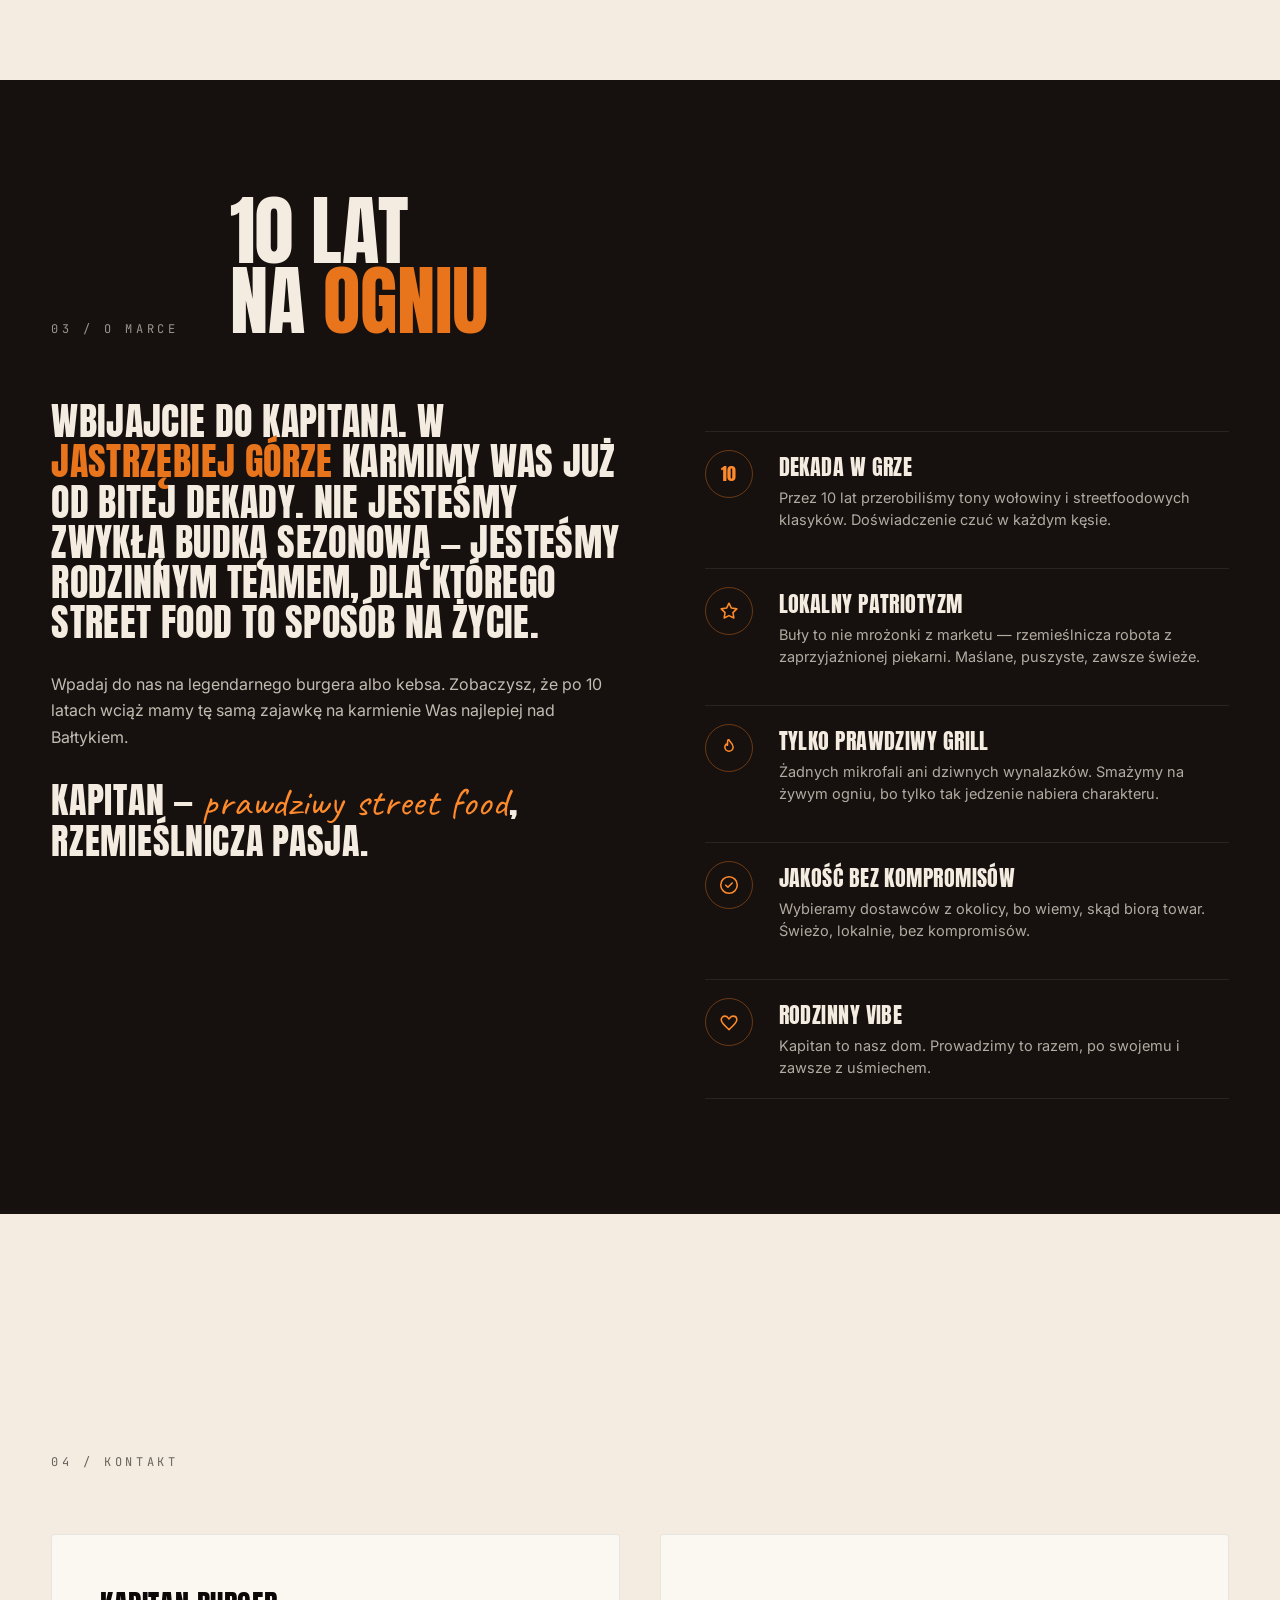
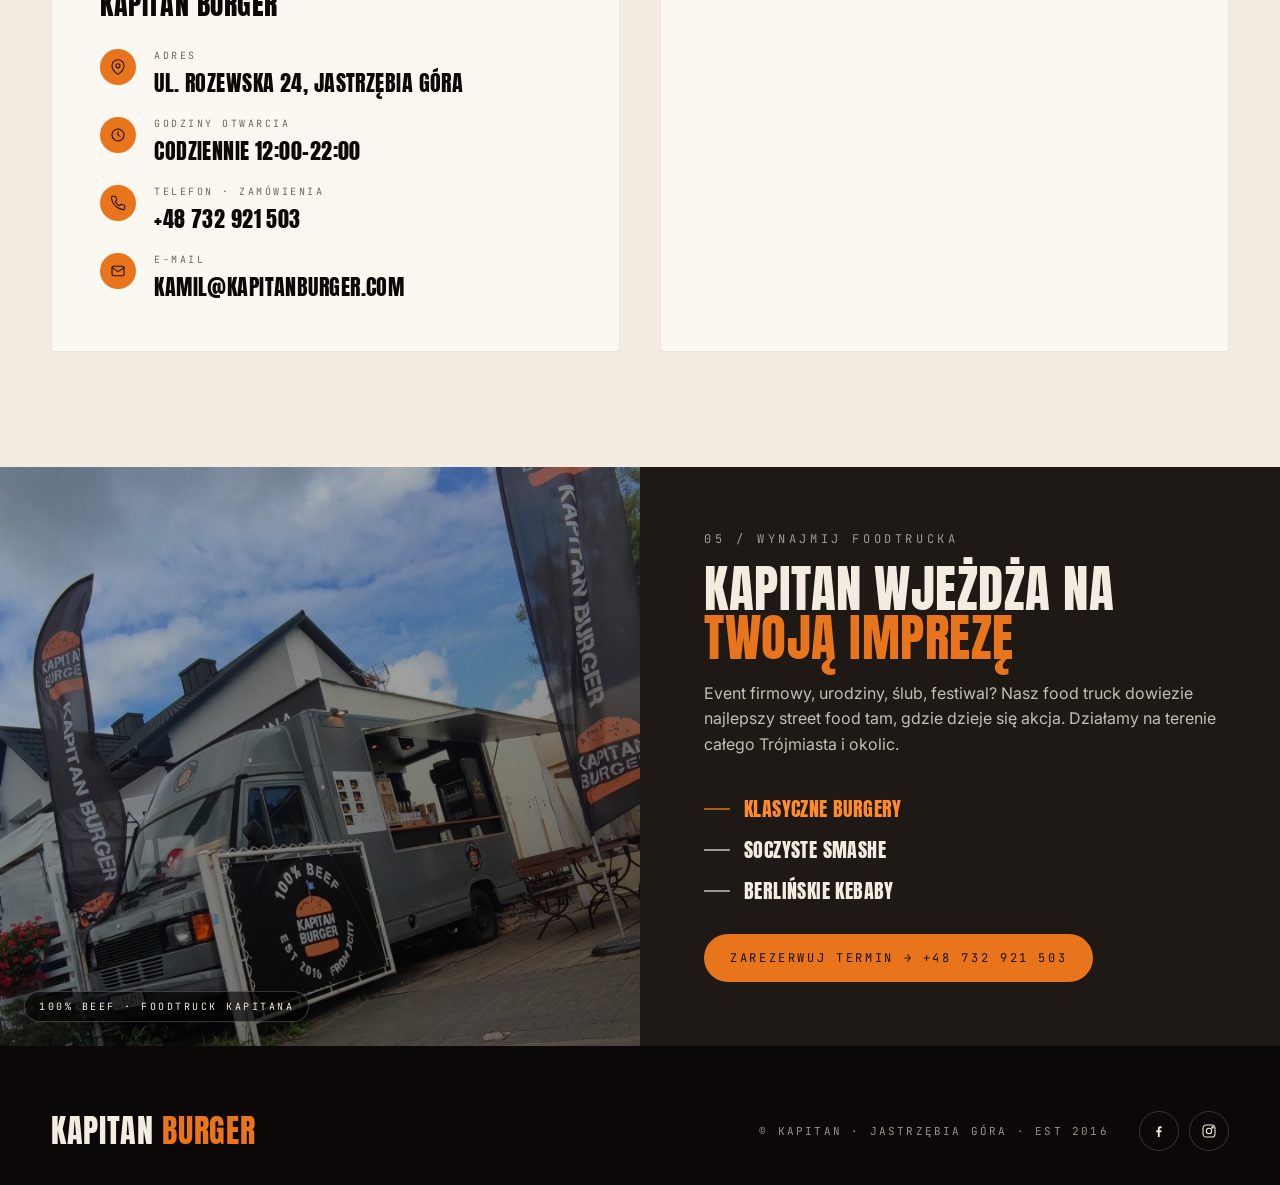
<file: Kapitan web-handoff/project/index.html>
<!doctype html>
<html lang="pl">
<head>
  <meta charset="utf-8" />
  <meta name="viewport" content="width=device-width, initial-scale=1, viewport-fit=cover" />
  <title>Kapitan — Burger & Kebs · Jastrzębia Góra</title>
  <meta name="description" content="Kapitan Burger i Kapitan Kebs — dwa kierunki smaku, jedna marka. Street food w Jastrzębiej Górze, prosto z foodtrucka. Wybierz Burger albo Kebs." />
  <meta name="theme-color" content="#16110e" />

  <!-- preload the LCP hero image (default brand = Burger) -->
  <link rel="preload" as="image" href="assets/burger_serowy.jpg" fetchpriority="high" />

  <!-- favicons -->
  <link rel="icon" type="image/png" href="assets/logo_kapitan_burger.png" />
  <link rel="apple-touch-icon" href="assets/logo_kapitan_burger.png" />

  <!-- Open Graph / Twitter share preview
       NOTE: og:url and og:image should be made ABSOLUTE (https://yourdomain/…)
       once the site is deployed, or Facebook/Twitter scrapers can't fetch them. -->
  <meta property="og:type" content="website" />
  <meta property="og:locale" content="pl_PL" />
  <meta property="og:site_name" content="Kapitan Burger & Kebs" />
  <meta property="og:title" content="Kapitan — Burger & Kebs · Jastrzębia Góra" />
  <meta property="og:description" content="Dwa kierunki smaku, jedna marka. Street food prosto z foodtrucka w Jastrzębiej Górze. 10 lat na ogniu, zero ściemy." />
  <meta property="og:image" content="assets/burger_serowy.jpg" />
  <meta property="og:image:alt" content="Soczysty burger Kapitana z grilla" />
  <meta name="twitter:card" content="summary_large_image" />
  <meta name="twitter:title" content="Kapitan — Burger & Kebs · Jastrzębia Góra" />
  <meta name="twitter:description" content="Dwa kierunki smaku, jedna marka. Street food prosto z foodtrucka w Jastrzębiej Górze." />
  <meta name="twitter:image" content="assets/burger_serowy.jpg" />

  <link rel="preconnect" href="https://fonts.googleapis.com" />
  <link rel="preconnect" href="https://fonts.gstatic.com" crossorigin />
  <link href="https://fonts.googleapis.com/css2?family=Anton&family=Caveat:wght@500;700&family=Inter:wght@300;400;500;600;700&family=JetBrains+Mono:wght@400;500&display=swap" rel="stylesheet" />
  <link rel="stylesheet" href="styles.css" />
</head>
<body data-brand="burger">

  <!-- ============================================
       BURGER PAGE
       ============================================ -->
  <main id="burger" class="page page--burger burger is-active" data-screen-label="Kapitan Burger">
    <header class="topbar">
      <button class="iconbtn" data-drawer-open aria-label="Otwórz menu nawigacji">
        <svg viewBox="0 0 24 24" fill="none" stroke="currentColor" stroke-width="1.7" stroke-linecap="round"><path d="M4 7h16M4 12h16M4 17h16"/></svg>
      </button>
      <nav class="brand-toggle" aria-label="Wybierz markę Kapitana">
        <a href="#burger" class="brand-toggle__opt is-active">Burger</a>
        <a href="#kebs" class="brand-toggle__opt">Kebs</a>
      </nav>
      <a href="tel:+48732921503" class="iconbtn iconbtn--call" aria-label="Zadzwoń do Kapitana">
        <svg viewBox="0 0 24 24" fill="none" stroke="currentColor" stroke-width="1.7" stroke-linecap="round" stroke-linejoin="round"><path d="M22 16.92v3a2 2 0 0 1-2.18 2 19.86 19.86 0 0 1-8.63-3.07 19.5 19.5 0 0 1-6-6A19.86 19.86 0 0 1 2.12 4.18 2 2 0 0 1 4.11 2h3a2 2 0 0 1 2 1.72c.13 1 .37 1.96.72 2.88a2 2 0 0 1-.45 2.11L8.09 10.09a16 16 0 0 0 6 6l1.38-1.38a2 2 0 0 1 2.11-.45c.92.35 1.88.59 2.88.72A2 2 0 0 1 22 16.92z"/></svg>
      </a>
    </header>

    <!-- HERO -->
    <section class="hero" data-screen-label="Burger · Hero">
      <div class="hero__photo"></div>
      <div class="hero__inner">
        <div>
          <img class="hero__logo" src="assets/logo_kapitan_burger_light.png" alt="Kapitan Burger" width="262" height="117" decoding="async" />
          <span class="hero__kicker">100% wołowiny · Black Angus</span>
          <h1 class="hero__title">Soczyste<br>wołowe<br>z grilla<span class="small">— prosto od Kapitana</span></h1>
          <div class="hero__hash">#TeamBurger</div>
        </div>
        <div class="hero__meta">
          <div class="hero__status" data-status aria-live="polite"></div>
          <p class="hero__lede">Maślane buły z lokalnej piekarni, mięso z Black Angus, autorski sos i żywy ogień. Streetfood, który robi robotę od 2016 roku.</p>
          <div class="hero__actions">
            <a class="btn btn--accent" href="#burger-menu">Zobacz menu</a>
            <a class="btn btn--ghost" href="tel:+48732921503">Zadzwoń i zamów</a>
          </div>
          <div class="hero__pills">
            <span class="pill accent">Grill na żywym ogniu</span>
            <span class="pill">Rzemieślnicze buły</span>
            <span class="pill">Dowóz · Odbiór · Pyszne.pl</span>
          </div>
        </div>
      </div>
      <div class="hero__scroll">Karta · Menu</div>
    </section>

    <!-- MENU -->
    <section class="section menu" id="burger-menu" data-screen-label="Burger · Menu">
      <div class="section__inner">
        <div class="section__head">
          <span class="section__num">01 / Karta</span>
          <h2 class="section__title">Karta <span class="acc">Kapitana</span></h2>
        </div>

        <div class="menu__categories" id="menu-mount"></div>
      </div>
    </section>

    <!-- DELIVERY -->
    <section class="section delivery" id="burger-dostawa" data-screen-label="Burger · Dostawa">
      <div class="section__inner">
        <div class="section__head">
          <span class="section__num">02 / Dostawa</span>
          <h2 class="section__title">Zamów<br>od Kapitana</h2>
        </div>
        <div id="delivery-mount" class="delivery__grid"></div>
      </div>
    </section>

    <!-- ABOUT -->
    <section class="section about" id="burger-about" data-screen-label="Burger · O marce">
      <div class="section__inner">
        <div class="section__head">
          <span class="section__num">03 / O marce</span>
          <h2 class="section__title">10 lat<br>na <span class="acc">ogniu</span></h2>
        </div>
        <div class="about__grid">
          <div>
            <p class="about__lede">Wbijajcie do Kapitana. W <span class="acc">Jastrzębiej Górze</span> karmimy Was już od bitej dekady. Nie jesteśmy zwykłą budką sezonową — jesteśmy rodzinnym teamem, dla którego street food to sposób na życie.</p>
            <div class="about__body">
              <p>Wpadaj do nas na legendarnego burgera albo kebsa. Zobaczysz, że po 10 latach wciąż mamy tę samą zajawkę na karmienie Was najlepiej nad Bałtykiem.</p>
            </div>
            <div class="about__stamp">Kapitan — <span class="acc">prawdziwy street food</span>, rzemieślnicza pasja.</div>
          </div>
          <ul class="about__pillars" id="about-mount"></ul>
        </div>
      </div>
    </section>

    <!-- CONTACT -->
    <section class="section contact" id="burger-kontakt" data-screen-label="Burger · Kontakt">
      <div class="section__inner">
        <div class="section__head">
          <span class="section__num">04 / Kontakt</span>
          <h2 class="section__title">Zacumuj<br>u Kapitana</h2>
        </div>
        <div class="contact__grid">
          <div class="contact-card" id="contact-mount-burger"></div>
          <div class="contact-card map-card">
            <iframe
              title="Mapa — Kapitan Burger, ul. Rozewska 24, Jastrzębia Góra"
              src="https://maps.google.com/maps?q=Rozewska%2024%20Jastrz%C4%99bia%20G%C3%B3ra&t=&z=15&ie=UTF8&iwloc=&output=embed"
              loading="lazy" referrerpolicy="no-referrer-when-downgrade"></iframe>
          </div>
        </div>
      </div>
    </section>

    <!-- FOODTRUCK -->
    <section class="section foodtruck" id="burger-foodtruck" data-screen-label="Burger · Foodtruck" style="padding:0;">
      <div class="foodtruck__grid">
        <div class="foodtruck__image">
          <span class="stamp">100% beef · Foodtruck Kapitana</span>
        </div>
        <div class="foodtruck__copy">
          <span class="section__num" style="margin-bottom:18px; display:block;">05 / Wynajmij foodtrucka</span>
          <h3>Kapitan wjeżdża na <span class="acc">Twoją imprezę</span></h3>
          <p>Event firmowy, urodziny, ślub, festiwal? Nasz food truck dowiezie najlepszy street food tam, gdzie dzieje się akcja. Działamy na terenie całego Trójmiasta i okolic.</p>
          <ul class="foodtruck__menu">
            <li>Klasyczne burgery</li>
            <li>Soczyste smashe</li>
            <li>Berlińskie kebaby</li>
          </ul>
          <a href="tel:+48732921503" class="foodtruck__cta">Zarezerwuj termin → +48 732 921 503</a>
        </div>
      </div>
    </section>

    <footer class="footer">
      <div class="footer__inner">
        <div class="footer__brand">Kapitan<span class="acc"> Burger</span></div>
        <div class="footer__meta">© Kapitan · Jastrzębia Góra · EST 2016</div>
        <div class="footer__socials">
          <a href="https://www.facebook.com/KapitanBurgerJG" target="_blank" rel="noopener" aria-label="Facebook">
            <svg width="16" height="16" viewBox="0 0 24 24" fill="currentColor"><path d="M13 21v-7h2.4l.4-3H13V9.2c0-.8.3-1.4 1.5-1.4H16V5.1C15.6 5 14.6 5 13.7 5c-2 0-3.4 1.2-3.4 3.5V11H8v3h2.3v7H13z"/></svg>
          </a>
          <a href="https://www.instagram.com/kapitanburger/" target="_blank" rel="noopener" aria-label="Instagram">
            <svg width="16" height="16" viewBox="0 0 24 24" fill="none" stroke="currentColor" stroke-width="1.6"><rect x="3" y="3" width="18" height="18" rx="5"/><circle cx="12" cy="12" r="4"/><circle cx="17.3" cy="6.7" r="1" fill="currentColor"/></svg>
          </a>
        </div>
      </div>
    </footer>
  </main>


  <!-- ============================================
       KEBS PAGE
       ============================================ -->
  <main id="kebs" class="page page--kebs kebs" data-screen-label="Kapitan Kebs" hidden>
    <header class="topbar">
      <button class="iconbtn" data-drawer-open aria-label="Otwórz menu nawigacji">
        <svg viewBox="0 0 24 24" fill="none" stroke="currentColor" stroke-width="1.7" stroke-linecap="round"><path d="M4 7h16M4 12h16M4 17h16"/></svg>
      </button>
      <nav class="brand-toggle" aria-label="Wybierz markę Kapitana">
        <a href="#burger" class="brand-toggle__opt">Burger</a>
        <a href="#kebs" class="brand-toggle__opt is-active">Kebs</a>
      </nav>
      <a href="tel:+48732921503" class="iconbtn iconbtn--call" aria-label="Zadzwoń do Kapitana">
        <svg viewBox="0 0 24 24" fill="none" stroke="currentColor" stroke-width="1.7" stroke-linecap="round" stroke-linejoin="round"><path d="M22 16.92v3a2 2 0 0 1-2.18 2 19.86 19.86 0 0 1-8.63-3.07 19.5 19.5 0 0 1-6-6A19.86 19.86 0 0 1 2.12 4.18 2 2 0 0 1 4.11 2h3a2 2 0 0 1 2 1.72c.13 1 .37 1.96.72 2.88a2 2 0 0 1-.45 2.11L8.09 10.09a16 16 0 0 0 6 6l1.38-1.38a2 2 0 0 1 2.11-.45c.92.35 1.88.59 2.88.72A2 2 0 0 1 22 16.92z"/></svg>
      </a>
    </header>

    <section class="hero" data-screen-label="Kebs · Hero">
      <div class="hero__photo"></div>
      <div class="hero__inner">
        <div>
          <img class="hero__logo" src="assets/logo_kapitan_kebs_light.png" alt="Kapitan Kebs" width="1448" height="1086" decoding="async" />
          <span class="hero__kicker">Berlin Style · Gemüse</span>
          <h1 class="hero__title">Berliński<br>kebs<br>z charakterem<span class="small">— prosto od Kapitana</span></h1>
          <div class="hero__hash">#TeamKebsGemüse</div>
        </div>
        <div class="hero__meta">
          <div class="hero__status" data-status aria-live="polite"></div>
          <p class="hero__lede">Świeże warzywa, autorskie sosy i autentyczny smak, który robi robotę. Otwieramy nowy rozdział marki Kapitan — i robimy go po swojemu.</p>
          <div class="hero__actions">
            <a class="btn btn--accent" href="#kebs-dostawa">Jak zamówić</a>
            <a class="btn btn--ghost" href="tel:+48732921503">Zadzwoń</a>
          </div>
          <div class="hero__pills">
            <span class="pill accent">Premiera — wkrótce</span>
            <span class="pill">Berlin Style</span>
            <span class="pill">Świeże warzywa</span>
          </div>
        </div>
      </div>
      <div class="hero__scroll">Karta · Menu</div>
    </section>

    <section class="section menu" id="kebs-menu" data-screen-label="Kebs · Menu">
      <div class="section__inner">
        <div class="section__head">
          <span class="section__num">01 / Karta</span>
          <h2 class="section__title">Karta<br><span class="acc">Kapitana</span></h2>
        </div>
        <div class="menu-placeholder">
          <span class="menu-placeholder__stamp">Soon · Wkrótce</span>
          <div class="menu-placeholder__ico">★</div>
          <h3>Menu Kapitan Kebs<br>dostępne już wkrótce</h3>
          <p>Pracujemy nad pełnym menu. Wpadnij ponownie już niedługo albo śledź nasze social media, żeby zobaczyć nowości jako pierwszy.</p>
        </div>
      </div>
    </section>

    <section class="section delivery" id="kebs-dostawa" data-screen-label="Kebs · Dostawa">
      <div class="section__inner">
        <div class="section__head">
          <span class="section__num">02 / Dostawa</span>
          <h2 class="section__title">Zamów<br>od Kapitana</h2>
        </div>
        <div id="delivery-mount-kebs" class="delivery__grid"></div>
      </div>
    </section>

    <section class="section about" id="kebs-about" data-screen-label="Kebs · O marce">
      <div class="section__inner">
        <div class="section__head">
          <span class="section__num">03 / O marce</span>
          <h2 class="section__title">10 lat<br>na <span class="acc">ogniu</span></h2>
        </div>
        <div class="about__grid">
          <div>
            <p class="about__lede">Wbijajcie do Kapitana. W <span class="acc">Jastrzębiej Górze</span> karmimy Was już od bitej dekady. Nie jesteśmy zwykłą budką sezonową — jesteśmy rodzinnym teamem, dla którego street food to sposób na życie.</p>
            <div class="about__body">
              <p>Wpadaj do nas na legendarnego burgera albo kebsa. Zobaczysz, że po 10 latach wciąż mamy tę samą zajawkę na karmienie Was najlepiej nad Bałtykiem.</p>
            </div>
            <div class="about__stamp">Kapitan — <span class="acc">prawdziwy street food</span>, rzemieślnicza pasja.</div>
          </div>
          <ul class="about__pillars" id="about-mount-kebs"></ul>
        </div>
      </div>
    </section>

    <section class="section contact" id="kebs-kontakt" data-screen-label="Kebs · Kontakt">
      <div class="section__inner">
        <div class="section__head">
          <span class="section__num">04 / Kontakt</span>
          <h2 class="section__title">Zacumuj<br>u Kapitana</h2>
        </div>
        <div class="contact__grid">
          <div class="contact-card" id="contact-mount-kebs"></div>
          <div class="contact-card map-card">
            <iframe
              title="Mapa — Kapitan Kebs, ul. Rozewska 24, Jastrzębia Góra"
              src="https://maps.google.com/maps?q=Rozewska%2024%20Jastrz%C4%99bia%20G%C3%B3ra&t=&z=15&ie=UTF8&iwloc=&output=embed"
              loading="lazy" referrerpolicy="no-referrer-when-downgrade"></iframe>
          </div>
        </div>
      </div>
    </section>

    <section class="section foodtruck" id="kebs-foodtruck" data-screen-label="Kebs · Foodtruck" style="padding:0;">
      <div class="foodtruck__grid">
        <div class="foodtruck__image">
          <span class="stamp">100% beef · Foodtruck Kapitana</span>
        </div>
        <div class="foodtruck__copy">
          <span class="section__num" style="margin-bottom:18px; display:block;">05 / Wynajmij foodtrucka</span>
          <h3>Kapitan wjeżdża na <span class="acc">Twoją imprezę</span></h3>
          <p>Event firmowy, urodziny, ślub, festiwal? Nasz food truck dowiezie najlepszy street food tam, gdzie dzieje się akcja. Działamy na terenie całego Trójmiasta i okolic.</p>
          <ul class="foodtruck__menu">
            <li>Klasyczne burgery</li>
            <li>Soczyste smashe</li>
            <li>Berlińskie kebaby</li>
          </ul>
          <a href="tel:+48732921503" class="foodtruck__cta">Zarezerwuj termin → +48 732 921 503</a>
        </div>
      </div>
    </section>

    <footer class="footer">
      <div class="footer__inner">
        <div class="footer__brand">Kapitan<span class="acc"> Kebs</span></div>
        <div class="footer__meta">© Kapitan · Jastrzębia Góra · EST 2016</div>
        <div class="footer__socials">
          <a href="https://www.facebook.com/KapitanBurgerJG" target="_blank" rel="noopener" aria-label="Facebook">
            <svg width="16" height="16" viewBox="0 0 24 24" fill="currentColor"><path d="M13 21v-7h2.4l.4-3H13V9.2c0-.8.3-1.4 1.5-1.4H16V5.1C15.6 5 14.6 5 13.7 5c-2 0-3.4 1.2-3.4 3.5V11H8v3h2.3v7H13z"/></svg>
          </a>
          <a href="https://www.instagram.com/kapitanburger/" target="_blank" rel="noopener" aria-label="Instagram">
            <svg width="16" height="16" viewBox="0 0 24 24" fill="none" stroke="currentColor" stroke-width="1.6"><rect x="3" y="3" width="18" height="18" rx="5"/><circle cx="12" cy="12" r="4"/><circle cx="17.3" cy="6.7" r="1" fill="currentColor"/></svg>
          </a>
        </div>
      </div>
    </footer>
  </main>


  <!-- ============================================
       MOBILE STICKY CALL BAR (shared)
       ============================================ -->
  <a class="callbar" href="tel:+48732921503" aria-label="Zadzwoń i zamów: +48 732 921 503">
    <span class="callbar__ico">
      <svg viewBox="0 0 24 24" fill="none" stroke="currentColor" stroke-width="1.7" stroke-linecap="round" stroke-linejoin="round"><path d="M22 16.92v3a2 2 0 0 1-2.18 2 19.86 19.86 0 0 1-8.63-3.07 19.5 19.5 0 0 1-6-6A19.86 19.86 0 0 1 2.12 4.18 2 2 0 0 1 4.11 2h3a2 2 0 0 1 2 1.72c.13 1 .37 1.96.72 2.88a2 2 0 0 1-.45 2.11L8.09 10.09a16 16 0 0 0 6 6l1.38-1.38a2 2 0 0 1 2.11-.45c.92.35 1.88.59 2.88.72A2 2 0 0 1 22 16.92z"/></svg>
    </span>
    <span class="callbar__txt">Zadzwoń i zamów</span>
    <span class="callbar__num">+48 732 921 503</span>
  </a>

  <!-- ============================================
       DRAWER (shared)
       ============================================ -->
  <div class="drawer__scrim" data-drawer-close></div>
  <aside class="drawer" id="drawer" aria-hidden="true">
    <div class="drawer__head">
      <h3 id="drawer-title">Nawigacja</h3>
      <button class="drawer__close" data-drawer-close aria-label="Zamknij menu">
        <svg width="16" height="16" viewBox="0 0 24 24" fill="none" stroke="currentColor" stroke-width="1.6" stroke-linecap="round"><path d="M6 6l12 12M18 6L6 18"/></svg>
      </button>
    </div>
    <ul class="drawer__links" id="drawer-links"></ul>
    <div class="drawer__foot">
      <a href="tel:+48732921503" class="drawer__phone">
        <svg width="20" height="20" viewBox="0 0 24 24" fill="none" stroke="currentColor" stroke-width="1.6" stroke-linecap="round" stroke-linejoin="round"><path d="M22 16.92v3a2 2 0 0 1-2.18 2 19.86 19.86 0 0 1-8.63-3.07 19.5 19.5 0 0 1-6-6A19.86 19.86 0 0 1 2.12 4.18 2 2 0 0 1 4.11 2h3a2 2 0 0 1 2 1.72c.13 1 .37 1.96.72 2.88a2 2 0 0 1-.45 2.11L8.09 10.09a16 16 0 0 0 6 6l1.38-1.38a2 2 0 0 1 2.11-.45c.92.35 1.88.59 2.88.72A2 2 0 0 1 22 16.92z"/></svg>
        +48 732 921 503
      </a>
      <div class="drawer__socials">
        <a href="https://www.facebook.com/KapitanBurgerJG" target="_blank" rel="noopener" aria-label="Facebook">
          <svg width="16" height="16" viewBox="0 0 24 24" fill="currentColor"><path d="M13 21v-7h2.4l.4-3H13V9.2c0-.8.3-1.4 1.5-1.4H16V5.1C15.6 5 14.6 5 13.7 5c-2 0-3.4 1.2-3.4 3.5V11H8v3h2.3v7H13z"/></svg>
        </a>
        <a href="https://www.instagram.com/kapitanburger/" target="_blank" rel="noopener" aria-label="Instagram">
          <svg width="16" height="16" viewBox="0 0 24 24" fill="none" stroke="currentColor" stroke-width="1.6"><rect x="3" y="3" width="18" height="18" rx="5"/><circle cx="12" cy="12" r="4"/><circle cx="17.3" cy="6.7" r="1" fill="currentColor"/></svg>
        </a>
      </div>
      <a class="drawer__pyszne" href="#" target="_blank" rel="noopener">
        Zamów przez Pyszne.pl <span>→</span>
      </a>
    </div>
  </aside>

  <script src="data.js"></script>
  <script src="app.js"></script>
</body>
</html>
</file>
<file: docs/styles.css>
/* =========================================================
   KAPITAN — Burger & Kebs
   Shared design system
   ========================================================= */

:root {
  /* base */
  --graphite: #16110e;
  --graphite-2: #1f1916;
  --graphite-3: #302721;
  --cream: #f4ece0;
  --cream-2: #ebe1d1;
  --off-white: #fbf8f2;
  --ink: #0b0807;

  /* burger accents */
  --orange: #e8741c;
  --orange-2: #ff8a2b;
  --orange-deep: #b9560e;

  /* kebs accents (matched to logo purple) */
  --plum: #7c3482;
  --plum-2: #903a96;
  --plum-deep: #5a2660;

  /* type */
  --f-display: "Anton", "Oswald", Impact, sans-serif;
  --f-script: "Caveat", "Comic Sans MS", cursive;
  --f-body: "Inter", system-ui, -apple-system, "Segoe UI", sans-serif;
  --f-mono: "JetBrains Mono", "Courier New", monospace;

  /* fixed chrome height */
  --topbar-h: 64px;
}

/* brand-level accent tokens — drive shared components (toggle, call bar, drawer) */
body[data-brand="burger"] {
  --accent: var(--orange);
  --accent-2: var(--orange-2);
  --accent-deep: var(--orange-deep);
  --accent-ink: #1a0f06;
}
body[data-brand="kebs"] {
  --accent: var(--plum);
  --accent-2: var(--plum-2);
  --accent-deep: var(--plum-deep);
  --accent-ink: #ffffff;
}

* { box-sizing: border-box; }
html, body { margin: 0; padding: 0; }
/* clip horizontal overflow at the root too — body's overflow-x:hidden alone
   doesn't contain the off-screen fixed drawer (translateX), which otherwise
   leaves a horizontally scrollable / rubber-band strip on mobile */
html { overflow-x: hidden; }
html { scroll-padding-top: calc(var(--topbar-h) + 12px); }
body {
  font-family: var(--f-body);
  background: var(--graphite);
  color: var(--cream);
  -webkit-font-smoothing: antialiased;
  text-rendering: optimizeLegibility;
  overflow-x: hidden;
}
img { max-width: 100%; display: block; }
a { color: inherit; text-decoration: none; }
button { font-family: inherit; cursor: pointer; }

/* page show/hide */
.page { display: none; min-height: 100vh; }
.page.is-active { display: block; }

/* =========================================================
   PRODUCT PAGE — shared
   ========================================================= */
.topbar {
  position: fixed;
  top: 0; left: 0; right: 0;
  z-index: 50;
  display: grid;
  grid-template-columns: 44px 1fr 44px;
  align-items: center;
  gap: 12px;
  padding: 10px clamp(14px, 3vw, 28px);
  padding-top: max(10px, env(safe-area-inset-top));
  background: rgba(22,17,14,.82);
  backdrop-filter: blur(16px);
  -webkit-backdrop-filter: blur(16px);
  border-bottom: 1px solid rgba(255,255,255,.06);
  min-height: var(--topbar-h);
}

/* round icon buttons (hamburger, call) — 44px touch targets */
.iconbtn {
  width: 44px; height: 44px;
  display: inline-flex; align-items: center; justify-content: center;
  background: rgba(255,255,255,.06);
  border: 1px solid rgba(255,255,255,.14);
  border-radius: 50%;
  color: var(--cream);
  transition: background .25s, border-color .25s, color .25s;
}
.iconbtn svg { width: 20px; height: 20px; }
.iconbtn:hover, .iconbtn:focus-visible { background: rgba(255,255,255,.12); border-color: rgba(255,255,255,.35); }
.iconbtn--call {
  background: var(--accent);
  border-color: var(--accent);
  color: var(--accent-ink);
}
.iconbtn--call:hover, .iconbtn--call:focus-visible { background: var(--accent-2); border-color: var(--accent-2); }

/* segmented Burger / Kebs toggle — the sticky brand switch */
.brand-toggle {
  display: flex;
  align-items: center;
  justify-self: center;
  gap: 4px;
  padding: 4px;
  background: rgba(0,0,0,.35);
  border: 1px solid rgba(255,255,255,.1);
  border-radius: 999px;
  width: min(100%, 260px);
}
.brand-toggle__opt {
  flex: 1 1 0;
  min-height: 36px;
  display: inline-flex;
  align-items: center;
  justify-content: center;
  border-radius: 999px;
  font-family: var(--f-display);
  font-weight: 400;
  font-size: 15px;
  letter-spacing: .06em;
  text-transform: uppercase;
  color: rgba(244,236,224,.7);
  transition: background .25s, color .25s;
}
.brand-toggle__opt:hover { color: var(--cream); }
.brand-toggle__opt.is-active { color: var(--accent-ink); }
.page--burger .brand-toggle__opt.is-active { background: var(--orange); color: #1a0f06; }
.page--kebs   .brand-toggle__opt.is-active { background: var(--plum-2); color: #fff; }

/* burger / kebs theme tints on topbar */
.page--burger .topbar { border-bottom-color: rgba(232,116,28,.18); }
.page--kebs .topbar { border-bottom-color: rgba(138,58,120,.22); }

/* drawer */
.drawer {
  position: fixed;
  top: 0; right: 0; bottom: 0;
  width: min(440px, 92vw);
  background: var(--graphite-2);
  z-index: 100;
  transform: translateX(105%);
  transition: transform .55s cubic-bezier(.7,.05,.2,1);
  display: flex;
  flex-direction: column;
  border-left: 1px solid rgba(255,255,255,.06);
  box-shadow: -30px 0 60px rgba(0,0,0,.4);
}
.drawer.is-open { transform: translateX(0); }
.drawer__scrim {
  position: fixed;
  inset: 0;
  background: rgba(0,0,0,.55);
  backdrop-filter: blur(2px);
  z-index: 99;
  opacity: 0;
  pointer-events: none;
  transition: opacity .4s ease;
}
.drawer__scrim.is-open { opacity: 1; pointer-events: auto; }
.drawer__head {
  display: flex;
  align-items: center;
  justify-content: space-between;
  padding: 22px 28px 18px;
  border-bottom: 1px solid rgba(255,255,255,.06);
}
.drawer__head h3 {
  font-family: var(--f-mono);
  font-size: 11px;
  letter-spacing: .3em;
  text-transform: uppercase;
  margin: 0;
  color: var(--cream);
  opacity: .65;
}
.drawer__close {
  width: 38px; height: 38px;
  background: transparent;
  border: 1px solid rgba(255,255,255,.18);
  border-radius: 50%;
  color: var(--cream);
  display: inline-flex; align-items: center; justify-content: center;
  transition: background .3s;
}
.drawer__close:hover { background: rgba(255,255,255,.08); }
.drawer__links {
  list-style: none;
  margin: 0;
  padding: 22px 28px;
  display: flex;
  flex-direction: column;
  gap: 2px;
  flex: 1 1 auto;
  overflow-y: auto;
}
.drawer__links a {
  display: flex;
  align-items: center;
  justify-content: space-between;
  padding: 14px 0;
  font-family: var(--f-display);
  font-size: 28px;
  letter-spacing: .02em;
  text-transform: uppercase;
  color: var(--cream);
  border-bottom: 1px solid rgba(255,255,255,.06);
  transition: color .25s, padding-left .25s;
}
.drawer__links a:hover { padding-left: 8px; }
.page--burger .drawer__links a:hover { color: var(--orange); }
.page--kebs .drawer__links a:hover { color: var(--plum-2); }
.drawer__links a .num {
  font-family: var(--f-mono);
  font-size: 10px;
  letter-spacing: .2em;
  opacity: .4;
}
.drawer__foot {
  padding: 22px 28px 28px;
  border-top: 1px solid rgba(255,255,255,.06);
  display: flex;
  flex-direction: column;
  gap: 14px;
}
.drawer__phone {
  font-family: var(--f-display);
  font-size: 24px;
  letter-spacing: .02em;
  color: var(--cream);
  display: inline-flex;
  align-items: center;
  gap: 10px;
}
.page--burger .drawer__phone { color: var(--orange-2); }
.page--kebs .drawer__phone { color: var(--plum-2); }
.drawer__socials {
  display: flex;
  gap: 10px;
  flex-wrap: wrap;
}
.drawer__socials a {
  width: 42px; height: 42px;
  border-radius: 50%;
  border: 1px solid rgba(255,255,255,.18);
  display: inline-flex; align-items: center; justify-content: center;
  color: var(--cream);
  transition: background .3s, color .3s, border-color .3s;
}
.drawer__socials a:hover {
  background: var(--cream);
  color: var(--ink);
  border-color: var(--cream);
}
.drawer__pyszne {
  margin-top: 4px;
  display: inline-flex;
  align-items: center;
  justify-content: space-between;
  padding: 12px 18px;
  background: rgba(255,255,255,.04);
  border: 1px solid rgba(255,255,255,.1);
  border-radius: 10px;
  font-family: var(--f-mono);
  font-size: 11px;
  letter-spacing: .22em;
  text-transform: uppercase;
  color: var(--cream);
}
.drawer__pyszne:hover { background: rgba(255,255,255,.08); }

/* =========================================================
   HERO (product)
   ========================================================= */
.hero {
  position: relative;
  /* min-height (not fixed height) so tall copy grows the hero instead of
     being clipped at the top/bottom by overflow:hidden */
  min-height: 100vh;
  min-height: 100dvh;
  overflow: hidden;
  isolation: isolate;
}
.hero__photo {
  position: absolute; inset: 0;
  background-size: cover;
  background-position: center;
  transform: scale(1.05);
}
.hero__photo::after {
  content: "";
  position: absolute; inset: 0;
  /* stronger, bottom-weighted scrim so white copy stays legible over
     bright parts of the food photography */
  background:
    linear-gradient(180deg, rgba(0,0,0,.55) 0%, rgba(0,0,0,.22) 32%, rgba(0,0,0,.92) 100%),
    linear-gradient(90deg, rgba(0,0,0,.45) 0%, rgba(0,0,0,0) 55%);
}
.page--burger .hero__photo { background-image: url("assets/burger_serowy.jpg"); }
.page--kebs .hero__photo { background-image: url("assets/kebab.jpg"); }

.hero__inner {
  position: relative;
  z-index: 2;
  min-height: 100vh;
  min-height: 100dvh;
  max-width: 1320px;
  margin: 0 auto;
  padding: calc(var(--topbar-h) + 48px) clamp(20px, 4vw, 60px) 64px;
  display: grid;
  grid-template-columns: 1.2fr 1fr;
  align-items: end;
  gap: 40px;
}
.hero__logo {
  height: clamp(54px, 9vw, 76px);
  width: auto;
  margin-bottom: 18px;
}
/* The Kebs logo image is near-square with extra internal padding + the skewer
   icon, so its lettering renders ~40% smaller than the Burger wordmark at the
   same height. Scale it up so both brands read as the same visual size. */
.page--kebs .hero__logo { height: clamp(76px, 12.5vw, 106px); }
.hero__kicker {
  font-family: var(--f-mono);
  font-size: 11px;
  letter-spacing: .35em;
  text-transform: uppercase;
  display: inline-flex;
  align-items: center;
  gap: 12px;
  opacity: .9;
}
.hero__kicker::before {
  content: "";
  width: 28px; height: 1px; background: currentColor;
  display: inline-block;
}
.page--burger .hero__kicker { color: var(--orange-2); }
.page--kebs .hero__kicker { color: var(--plum-2); }
.hero__title {
  font-family: var(--f-display);
  font-weight: 400;
  font-size: clamp(56px, 9vw, 144px);
  line-height: .88;
  text-transform: uppercase;
  margin: 14px 0 10px;
  color: #fff;
  text-shadow: 0 2px 22px rgba(0,0,0,.45);
}
.hero__title .small {
  display: block;
  font-size: .42em;
  letter-spacing: .04em;
  opacity: .85;
}
.hero__hash {
  font-family: var(--f-script);
  font-size: clamp(24px, 2.4vw, 36px);
  color: var(--cream);
  display: inline-block;
  transform: rotate(-3deg);
  margin-top: 4px;
}
.page--burger .hero__hash { color: var(--orange-2); }
.page--kebs .hero__hash { color: var(--plum-2); }
.hero__meta {
  align-self: end;
  display: flex;
  flex-direction: column;
  gap: 14px;
  padding-bottom: 8px;
}
/* live open/closed badge */
.hero__status {
  display: inline-flex;
  align-items: center;
  gap: 9px;
  width: max-content;
  max-width: 100%;
  padding: 8px 14px;
  border-radius: 999px;
  border: 1px solid rgba(255,255,255,.2);
  background: rgba(0,0,0,.4);
  backdrop-filter: blur(6px);
  font-family: var(--f-mono);
  font-size: 11px;
  letter-spacing: .14em;
  text-transform: uppercase;
  color: var(--cream);
}
.hero__status .dot {
  width: 9px; height: 9px;
  border-radius: 50%;
  background: #9aa0a6;
  flex: 0 0 auto;
}
.hero__status.is-open { color: #e3f6e8; border-color: rgba(52,208,88,.45); }
.hero__status.is-open .dot { background: #34d058; animation: statusPulse 2.4s ease-in-out infinite; }
.hero__status.is-closed .dot { background: #e0564f; }
@keyframes statusPulse {
  0%, 100% { box-shadow: 0 0 0 0 rgba(52,208,88,.55); }
  50% { box-shadow: 0 0 0 6px rgba(52,208,88,0); }
}
.hero__lede {
  font-size: 17px;
  line-height: 1.55;
  color: var(--cream);
  max-width: 420px;
  opacity: .9;
}
.hero__actions {
  display: flex;
  flex-wrap: wrap;
  gap: 12px;
  margin-top: 4px;
}
/* reusable button — full-width-friendly on mobile, 48px tall */
.btn {
  display: inline-flex;
  align-items: center;
  justify-content: center;
  min-height: 48px;
  padding: 0 26px;
  border-radius: 999px;
  font-family: var(--f-mono);
  font-size: 12px;
  letter-spacing: .2em;
  text-transform: uppercase;
  transition: background .25s, border-color .25s, color .25s, transform .15s;
}
.btn:active { transform: translateY(1px); }
.btn--accent {
  background: var(--accent);
  color: var(--accent-ink);
  border: 1px solid var(--accent);
}
.btn--accent:hover, .btn--accent:focus-visible { background: var(--accent-2); border-color: var(--accent-2); }
.btn--ghost {
  background: rgba(255,255,255,.04);
  color: var(--cream);
  border: 1px solid rgba(255,255,255,.4);
}
.btn--ghost:hover, .btn--ghost:focus-visible { background: rgba(255,255,255,.12); border-color: #fff; }
.hero__pills {
  display: flex;
  gap: 8px;
  flex-wrap: wrap;
  margin-top: 4px;
}
.pill {
  font-family: var(--f-mono);
  font-size: 11px;
  letter-spacing: .22em;
  text-transform: uppercase;
  padding: 8px 14px;
  border-radius: 999px;
  border: 1px solid rgba(255,255,255,.25);
  background: rgba(255,255,255,.04);
}
.page--burger .pill.accent { background: var(--orange); color: #1a0f06; border-color: var(--orange); }
.page--kebs .pill.accent { background: var(--plum); color: #fff; border-color: var(--plum); }
.hero__scroll {
  position: absolute;
  bottom: 30px;
  left: 50%;
  transform: translateX(-50%);
  z-index: 3;
  font-family: var(--f-mono);
  font-size: 10px;
  letter-spacing: .3em;
  text-transform: uppercase;
  opacity: .65;
  display: inline-flex;
  flex-direction: column;
  align-items: center;
  gap: 10px;
}
.hero__scroll::after {
  content: "";
  width: 1px; height: 28px;
  background: currentColor;
  display: inline-block;
  animation: scrollLine 1.8s ease-in-out infinite;
}
@keyframes scrollLine {
  0% { transform: scaleY(.3); transform-origin: top; }
  50% { transform: scaleY(1); transform-origin: top; }
  50.001% { transform: scaleY(1); transform-origin: bottom; }
  100% { transform: scaleY(.3); transform-origin: bottom; }
}

@media (max-width: 800px) {
  .hero__inner {
    display: flex;
    flex-direction: column;
    align-items: stretch;   /* reset desktop's align-items:end → full-width, left-aligned */
    gap: 16px;
    padding: calc(var(--topbar-h) + 20px) 22px 100px;
  }
  /* push the content group to the bottom when there's room; the auto margin
     collapses to 0 when copy is tall, so nothing is ever clipped at the top */
  .hero__inner > div:first-child { margin-top: auto; }
  .hero__logo { height: clamp(44px, 11vw, 58px); margin-bottom: 12px; }
  .page--kebs .hero__logo { height: clamp(62px, 15vw, 81px); }
  .hero__title { font-size: clamp(34px, 11vw, 58px); margin: 6px 0; overflow-wrap: break-word; }
  .hero__lede { font-size: 16px; max-width: none; }
  .hero__actions { width: 100%; }
  /* on mobile the sticky call bar covers calling — show only the primary CTA */
  .hero__actions .btn--accent { flex: 1 1 100%; }
  .hero__actions .btn--ghost { display: none; }
  /* declutter: the feature pills add noise on a phone hero */
  .hero__pills { display: none; }
  .hero__meta { padding-bottom: 0; gap: 14px; }
  .hero__scroll { display: none; }
}

/* =========================================================
   SECTIONS
   ========================================================= */
.section {
  position: relative;
  padding: clamp(72px, 9vw, 140px) clamp(20px, 4vw, 60px);
}
.section__inner {
  max-width: 1320px;
  margin: 0 auto;
}
.section__head {
  display: grid;
  grid-template-columns: auto 1fr;
  gap: clamp(20px, 4vw, 60px);
  align-items: end;
  margin-bottom: clamp(40px, 5vw, 72px);
}
.section__num {
  font-family: var(--f-mono);
  font-size: 12px;
  letter-spacing: .3em;
  text-transform: uppercase;
  opacity: .6;
  white-space: nowrap;
}
.section__title {
  font-family: var(--f-display);
  font-weight: 400;
  font-size: clamp(42px, 6vw, 92px);
  line-height: .92;
  text-transform: uppercase;
  margin: 0;
  color: var(--cream);
}
.page--burger .section__title .acc { color: var(--orange); }
.page--kebs .section__title .acc { color: var(--plum-2); }
.section--cream {
  background: var(--cream);
  color: var(--ink);
}
.section--cream .section__title { color: var(--ink); }
.section--cream .section__num { color: rgba(0,0,0,.55); }

/* =========================================================
   MENU
   ========================================================= */
.menu {
  background: var(--graphite-2);
}
.menu__categories {
  display: grid;
  grid-template-columns: 1fr 1fr;
  gap: clamp(36px, 5vw, 80px) clamp(24px, 4vw, 60px);
}
@media (max-width: 800px) {
  .menu__categories { grid-template-columns: 1fr; }
}
.menu-cat__head {
  display: flex;
  align-items: baseline;
  justify-content: space-between;
  border-bottom: 1px solid rgba(255,255,255,.12);
  padding-bottom: 14px;
  margin-bottom: 22px;
  gap: 10px;
}
.menu-cat__title {
  font-family: var(--f-display);
  font-weight: 400;
  font-size: 32px;
  letter-spacing: .02em;
  text-transform: uppercase;
  margin: 0;
}
.page--burger .menu-cat__title { color: var(--orange); }
.page--kebs .menu-cat__title { color: var(--plum-2); }
.menu-cat__tag {
  font-family: var(--f-mono);
  font-size: 10px;
  letter-spacing: .25em;
  text-transform: uppercase;
  opacity: .55;
}
.menu-list {
  list-style: none;
  margin: 0; padding: 0;
  display: flex;
  flex-direction: column;
  gap: 22px;
}
.menu-item {
  display: grid;
  grid-template-columns: 1fr auto;
  column-gap: 16px;
  row-gap: 6px;
  align-items: baseline;
  padding-bottom: 18px;
  border-bottom: 1px dashed rgba(255,255,255,.08);
}
.menu-item:last-child { border-bottom: none; }
.menu-item__name {
  font-family: var(--f-display);
  font-weight: 400;
  font-size: 22px;
  letter-spacing: .03em;
  text-transform: uppercase;
  color: var(--cream);
}
.menu-item__price {
  font-family: var(--f-mono);
  font-size: 14px;
  letter-spacing: .08em;
  white-space: nowrap;
  color: var(--cream);
}
.page--burger .menu-item__price { color: var(--orange-2); }
.page--kebs .menu-item__price { color: var(--plum-2); }
.menu-item__desc {
  grid-column: 1 / -1;
  font-size: 14.5px;
  line-height: 1.5;
  color: rgba(244,236,224,.65);
}
.menu-item--simple { grid-template-columns: 1fr auto; }
.menu-item--simple .menu-item__name { font-size: 17px; }

/* add-on strip under a category (e.g. "Doładuj smasha") */
.menu-cat__addons {
  margin-top: 22px;
  padding-top: 18px;
  border-top: 1px dashed rgba(255,255,255,.12);
}
.menu-cat__addons-label {
  display: block;
  margin-bottom: 12px;
  font-family: var(--f-mono);
  font-size: 10px;
  letter-spacing: .22em;
  text-transform: uppercase;
  /* muted via colour (not opacity) so the accented price can stay full-strength */
  color: rgba(244,236,224,.6);
}
.menu-cat__addons-label .addon-price { color: var(--accent-2); }
.menu-addons {
  list-style: none;
  margin: 0; padding: 0;
  display: flex;
  flex-wrap: wrap;
  gap: 8px;
}
.addon-chip {
  display: inline-flex;
  align-items: center;
  gap: 7px;
  padding: 8px 13px;
  border: 1px solid rgba(255,255,255,.16);
  border-radius: 999px;
  background: rgba(255,255,255,.03);
  font-family: var(--f-body);
  font-size: 13px;
  font-weight: 500;
  letter-spacing: .02em;
  color: var(--cream);
}
.addon-chip__emoji { font-size: 14px; line-height: 1; }
.addon-chip__img { width: 20px; height: 20px; object-fit: contain; }

/* compact list for non-burgers */
.menu-cat--compact .menu-item { padding-bottom: 12px; }
.menu-cat--compact .menu-item__name { font-size: 17px; letter-spacing: .04em; }
.menu-cat--compact .menu-list { gap: 14px; }

/* placeholder (kebs) */
.menu-placeholder {
  border: 1.5px dashed rgba(255,255,255,.2);
  padding: clamp(48px, 6vw, 80px);
  text-align: center;
  border-radius: 6px;
  position: relative;
}
.menu-placeholder__stamp {
  position: absolute;
  top: 22px; right: 22px;
  font-family: var(--f-mono);
  font-size: 10px;
  letter-spacing: .25em;
  padding: 6px 12px;
  border: 1px solid rgba(156,58,147,.55);
  color: var(--plum-2);
  border-radius: 999px;
  transform: rotate(4deg);
}
.menu-placeholder h3 {
  font-family: var(--f-display);
  font-weight: 400;
  font-size: clamp(36px, 5vw, 64px);
  line-height: .95;
  text-transform: uppercase;
  margin: 0 0 14px;
  color: var(--plum-2);
}
.menu-placeholder p {
  max-width: 540px;
  margin: 0 auto;
  font-size: 16px;
  line-height: 1.6;
  color: rgba(244,236,224,.75);
}
.menu-placeholder__ico {
  width: 56px; height: 56px;
  margin: 0 auto 20px;
  border-radius: 50%;
  border: 1px solid rgba(156,58,147,.55);
  display: flex; align-items: center; justify-content: center;
  font-family: var(--f-display);
  font-size: 28px;
  color: var(--plum-2);
}

/* single signature product (kebs menu) */
.menu__single { max-width: 760px; }
.kebs-signature {
  border: 1px solid rgba(255,255,255,.12);
  border-radius: 10px;
  padding: clamp(26px, 4vw, 48px);
  background: linear-gradient(180deg, rgba(156,58,147,.10), rgba(255,255,255,.02));
}
.kebs-signature__head {
  display: flex;
  align-items: flex-start;
  justify-content: space-between;
  gap: 18px;
  border-bottom: 1px solid rgba(255,255,255,.12);
  padding-bottom: 18px;
  margin-bottom: 20px;
}
.kebs-signature__name {
  font-family: var(--f-display);
  font-weight: 400;
  font-size: clamp(40px, 6vw, 64px);
  line-height: .9;
  letter-spacing: .02em;
  text-transform: uppercase;
  margin: 0;
  color: var(--plum-2);
}
.kebs-signature__tag {
  display: inline-block;
  margin-top: 8px;
  font-family: var(--f-mono);
  font-size: 10px;
  letter-spacing: .25em;
  text-transform: uppercase;
  opacity: .55;
}
.kebs-signature__price {
  font-family: var(--f-mono);
  font-size: 22px;
  letter-spacing: .06em;
  white-space: nowrap;
  color: var(--plum-2);
}
.kebs-signature__desc {
  font-size: 16px;
  line-height: 1.6;
  color: rgba(244,236,224,.78);
  margin: 0;
}
.kebs-choice { margin-top: 26px; }
.kebs-choice__label {
  display: block;
  margin-bottom: 14px;
  font-family: var(--f-mono);
  font-size: 11px;
  letter-spacing: .22em;
  text-transform: uppercase;
  opacity: .6;
}
.kebs-choice__opts {
  list-style: none;
  margin: 0; padding: 0;
  display: flex;
  flex-wrap: wrap;
  gap: 10px;
}
.kebs-chip {
  display: inline-flex;
  align-items: center;
  gap: 10px;
  padding: 12px 18px;
  border: 1px solid rgba(255,255,255,.16);
  border-radius: 999px;
  background: rgba(255,255,255,.03);
  font-family: var(--f-display);
  font-weight: 400;
  font-size: 18px;
  letter-spacing: .03em;
  text-transform: uppercase;
  color: var(--cream);
}
.kebs-chip b {
  font-family: var(--f-mono);
  font-weight: 500;
  font-size: 13px;
  letter-spacing: .06em;
  color: var(--plum-2);
}
.kebs-chip--sauce { font-size: 16px; }
.kebs-chip__emoji { font-size: 18px; line-height: 1; }

/* drinks + coffee grid below the signature card on the kebs menu */
.menu__categories--kebs { margin-top: clamp(48px, 6vw, 80px); }

/* =========================================================
   DELIVERY
   ========================================================= */
.delivery {
  background: var(--cream);
  color: var(--ink);
}
.delivery__grid {
  display: grid;
  grid-template-columns: repeat(3, 1fr);
  gap: 24px;
}
@media (max-width: 900px) { .delivery__grid { grid-template-columns: 1fr; } }
.del-card {
  background: var(--off-white);
  border: 1px solid rgba(0,0,0,.08);
  padding: 36px 30px;
  border-radius: 4px;
  display: flex;
  flex-direction: column;
  position: relative;
  overflow: hidden;
}
.del-card__num {
  position: absolute;
  top: 18px; right: 22px;
  font-family: var(--f-display);
  font-size: 56px;
  line-height: 1;
  color: rgba(0,0,0,.06);
}
.del-card__icon {
  width: 44px; height: 44px;
  border-radius: 50%;
  background: var(--graphite);
  color: var(--cream);
  display: flex; align-items: center; justify-content: center;
  margin-bottom: 20px;
}
.del-card__icon svg { width: 22px; height: 22px; }
.page--burger .del-card__icon { background: var(--orange); color: #1a0f06; }
.page--kebs .del-card__icon { background: var(--plum); color: #fff; }
.del-card h3 {
  font-family: var(--f-display);
  font-weight: 400;
  font-size: 28px;
  letter-spacing: .02em;
  text-transform: uppercase;
  margin: 0 0 12px;
}
.del-card p {
  font-size: 15px;
  line-height: 1.55;
  margin: 0 0 18px;
  color: rgba(0,0,0,.7);
}
.del-card__meta {
  list-style: none; padding: 0; margin: auto 0 0;
  display: flex; flex-direction: column; gap: 8px;
  font-family: var(--f-mono);
  font-size: 12.5px;
  letter-spacing: .04em;
  border-top: 1px dashed rgba(0,0,0,.15);
  padding-top: 16px;
}
.del-card__meta li {
  display: flex; justify-content: space-between; gap: 10px;
}
.del-card__meta b { font-weight: 700; }
.del-card__cta {
  margin-top: 14px;
  display: inline-flex;
  align-items: center;
  gap: 10px;
  padding: 12px 18px;
  background: var(--graphite);
  color: var(--cream);
  border-radius: 999px;
  font-family: var(--f-mono);
  font-size: 11px;
  letter-spacing: .22em;
  text-transform: uppercase;
  align-self: flex-start;
  transition: background .25s;
}
.del-card__cta:hover { background: var(--ink); }
.page--burger .del-card__cta { background: var(--orange); color: #1a0f06; }
.page--burger .del-card__cta:hover { background: var(--orange-deep); color: var(--cream); }
.page--kebs .del-card__cta { background: var(--plum); color: #fff; }
.page--kebs .del-card__cta:hover { background: var(--plum-deep); }
.del-card__lede {
  background: var(--graphite);
  color: var(--cream);
}
.del-card__lede h3 { color: #fff; }
.del-card__lede p { color: rgba(244,236,224,.78); }
.del-card__lede .del-card__num { color: rgba(255,255,255,.08); }
.del-card__lede .del-card__icon { background: var(--cream); color: var(--ink); }
.page--burger .del-card__lede .del-card__icon { background: var(--orange); color: #1a0f06; }
.page--kebs .del-card__lede .del-card__icon { background: var(--plum); color: #fff; }

/* =========================================================
   ABOUT
   ========================================================= */
.about {
  background: var(--graphite);
  color: var(--cream);
  position: relative;
  overflow: hidden;
}
.about__grid {
  display: grid;
  grid-template-columns: 1.1fr 1fr;
  gap: clamp(40px, 6vw, 90px);
  align-items: start;
}
@media (max-width: 900px) { .about__grid { grid-template-columns: 1fr; } }
.about__lede {
  font-family: var(--f-display);
  font-weight: 400;
  font-size: clamp(28px, 3vw, 42px);
  line-height: 1.05;
  letter-spacing: .01em;
  text-transform: uppercase;
  margin: 0 0 28px;
}
.page--burger .about__lede .acc { color: var(--orange); }
.page--kebs .about__lede .acc { color: var(--plum-2); }
.about__body p {
  font-size: 16px;
  line-height: 1.65;
  margin: 0 0 16px;
  color: rgba(244,236,224,.78);
}
.about__pillars {
  list-style: none;
  margin: 30px 0 0;
  padding: 0;
  display: grid;
  gap: 18px;
}
.about-pillar {
  display: grid;
  grid-template-columns: 56px 1fr;
  gap: 18px;
  align-items: start;
  padding: 18px 0;
  border-top: 1px solid rgba(255,255,255,.08);
}
.about-pillar:last-child { border-bottom: 1px solid rgba(255,255,255,.08); }
.about-pillar__ico {
  width: 48px; height: 48px;
  border-radius: 50%;
  border: 1px solid rgba(255,255,255,.18);
  display: flex; align-items: center; justify-content: center;
  font-family: var(--f-display);
  font-size: 18px;
  color: var(--cream);
}
.about-pillar__ico svg { width: 22px; height: 22px; }
.page--burger .about-pillar__ico { color: var(--orange-2); border-color: rgba(232,116,28,.4); }
.page--kebs .about-pillar__ico { color: var(--plum-2); border-color: rgba(156,58,147,.45); }
.about-pillar h4 {
  font-family: var(--f-display);
  font-weight: 400;
  font-size: 22px;
  letter-spacing: .02em;
  text-transform: uppercase;
  margin: 0 0 4px;
}
.about-pillar p {
  margin: 0;
  font-size: 14.5px;
  line-height: 1.55;
  color: rgba(244,236,224,.7);
}
.about__stamp {
  font-family: var(--f-display);
  font-size: clamp(28px, 3vw, 36px);
  line-height: 1;
  text-transform: uppercase;
  margin-top: 32px;
  letter-spacing: .02em;
}
.about__stamp .acc { font-family: var(--f-script); font-size: 1.1em; font-weight: 400; text-transform: none; }
.page--burger .about__stamp .acc { color: var(--orange-2); }
.page--kebs .about__stamp .acc { color: var(--plum-2); }

/* =========================================================
   CONTACT
   ========================================================= */
.contact {
  background: var(--cream);
  color: var(--ink);
}
.contact__grid {
  display: grid;
  grid-template-columns: 1fr 1fr;
  gap: 40px;
}
@media (max-width: 900px) { .contact__grid { grid-template-columns: 1fr; } }
.contact-card {
  background: var(--off-white);
  border: 1px solid rgba(0,0,0,.08);
  padding: clamp(28px, 4vw, 48px);
  border-radius: 4px;
}
.contact-card h3 {
  font-family: var(--f-display);
  font-weight: 400;
  font-size: 28px;
  letter-spacing: .02em;
  text-transform: uppercase;
  margin: 0 0 24px;
}
.contact__list {
  list-style: none; margin: 0; padding: 0;
  display: flex; flex-direction: column; gap: 18px;
}
.contact__list li {
  display: grid;
  grid-template-columns: 40px 1fr;
  gap: 14px;
  align-items: start;
}
.contact__list .lbl {
  font-family: var(--f-mono);
  font-size: 10px;
  letter-spacing: .25em;
  text-transform: uppercase;
  opacity: .6;
  display: block;
  margin-bottom: 4px;
}
.contact__list .val {
  font-family: var(--f-display);
  font-size: 22px;
  letter-spacing: .02em;
  color: var(--ink);
  text-transform: uppercase;
}
.contact__list .val a:hover { text-decoration: underline; }
.contact__list .ico {
  width: 36px; height: 36px;
  border-radius: 50%;
  background: var(--graphite);
  color: var(--cream);
  display: flex; align-items: center; justify-content: center;
}
.page--burger .contact__list .ico { background: var(--orange); color: #1a0f06; }
.page--kebs .contact__list .ico { background: var(--plum); color: #fff; }
.map-card {
  position: relative;
  padding: 0;
  overflow: hidden;
  min-height: 360px;
}
.map-card iframe {
  width: 100%; height: 100%;
  min-height: 360px;
  border: 0;
  filter: grayscale(.4) contrast(1.05);
}

/* =========================================================
   FOODTRUCK
   ========================================================= */
.foodtruck {
  background: var(--graphite);
  color: var(--cream);
  position: relative;
  overflow: hidden;
}
.foodtruck__grid {
  display: grid;
  grid-template-columns: 1fr 1fr;
  gap: 0;
  align-items: stretch;
}
@media (max-width: 900px) { .foodtruck__grid { grid-template-columns: 1fr; } }
.foodtruck__image {
  position: relative;
  min-height: 420px;
  background-image: url("assets/foodtruck.jpg");
  background-size: cover;
  background-position: center;
}
.foodtruck__image::after {
  content: "";
  position: absolute; inset: 0;
  background: linear-gradient(135deg, rgba(0,0,0,.2), rgba(0,0,0,.55));
}
.foodtruck__image .stamp {
  position: absolute;
  bottom: 24px; left: 24px;
  z-index: 2;
  font-family: var(--f-mono);
  font-size: 10px;
  letter-spacing: .25em;
  text-transform: uppercase;
  background: rgba(0,0,0,.6);
  padding: 8px 14px;
  border: 1px solid rgba(255,255,255,.2);
  border-radius: 999px;
}
.foodtruck__copy {
  padding: clamp(36px, 5vw, 72px);
  background: var(--graphite-2);
  display: flex; flex-direction: column; justify-content: center;
}
.foodtruck__copy h3 {
  font-family: var(--f-display);
  font-weight: 400;
  font-size: clamp(32px, 4vw, 56px);
  line-height: .95;
  letter-spacing: .01em;
  text-transform: uppercase;
  margin: 0 0 18px;
}
.page--burger .foodtruck__copy h3 .acc { color: var(--orange); }
.page--kebs .foodtruck__copy h3 .acc { color: var(--plum-2); }
.foodtruck__copy p {
  font-size: 16px;
  line-height: 1.6;
  color: rgba(244,236,224,.78);
  margin: 0 0 14px;
}
.foodtruck__menu {
  list-style: none;
  margin: 22px 0 28px;
  padding: 0;
  display: flex;
  flex-direction: column;
  gap: 10px;
}
.foodtruck__menu li {
  font-family: var(--f-display);
  font-size: 20px;
  letter-spacing: .02em;
  text-transform: uppercase;
  display: flex;
  align-items: center;
  gap: 14px;
}
.foodtruck__menu li::before {
  content: "";
  width: 26px;
  height: 1.5px;
  background: currentColor;
  opacity: .6;
}
.page--burger .foodtruck__menu li:nth-child(1) { color: var(--orange-2); }
.foodtruck__cta {
  display: inline-flex;
  align-items: center;
  gap: 12px;
  padding: 16px 26px;
  background: var(--cream);
  color: var(--ink);
  border-radius: 999px;
  font-family: var(--f-mono);
  font-size: 12px;
  letter-spacing: .22em;
  text-transform: uppercase;
  align-self: flex-start;
  transition: background .25s;
}
.page--burger .foodtruck__cta { background: var(--orange); color: #1a0f06; }
.page--burger .foodtruck__cta:hover { background: var(--orange-2); }
.page--kebs .foodtruck__cta { background: var(--plum); color: #fff; }
.page--kebs .foodtruck__cta:hover { background: var(--plum-2); }

/* =========================================================
   FOOTER
   ========================================================= */
.footer {
  background: var(--ink);
  color: var(--cream);
  padding: 60px clamp(20px, 4vw, 60px) 30px;
}
.footer__inner {
  max-width: 1320px;
  margin: 0 auto;
  display: grid;
  grid-template-columns: 1fr auto auto;
  gap: 30px;
  align-items: center;
}
@media (max-width: 700px) { .footer__inner { grid-template-columns: 1fr; text-align: left; } }
.footer__brand {
  font-family: var(--f-display);
  font-size: 32px;
  letter-spacing: .02em;
  text-transform: uppercase;
}
.page--burger .footer__brand .acc { color: var(--orange); }
.page--kebs .footer__brand .acc { color: var(--plum-2); }
.footer__meta {
  font-family: var(--f-mono);
  font-size: 11px;
  letter-spacing: .2em;
  text-transform: uppercase;
  opacity: .6;
}
.footer__socials {
  display: flex; gap: 10px;
}
.footer__socials a {
  width: 40px; height: 40px;
  border: 1px solid rgba(255,255,255,.18);
  border-radius: 50%;
  display: inline-flex; align-items: center; justify-content: center;
  transition: background .25s, color .25s;
}
.footer__socials a:hover { background: var(--cream); color: var(--ink); }

/* =========================================================
   small reveal animation
   ========================================================= */
.reveal {
  opacity: 0;
  transform: translateY(24px);
  transition: opacity .8s ease, transform .8s cubic-bezier(.2,.7,.2,1);
}
.reveal.in {
  opacity: 1;
  transform: translateY(0);
}

/* =========================================================
   MOBILE STICKY CALL BAR
   ========================================================= */
.callbar {
  position: fixed;
  left: 12px; right: 12px;
  bottom: calc(12px + env(safe-area-inset-bottom));
  z-index: 60;
  display: none;            /* shown on mobile only */
  align-items: center;
  gap: 12px;
  padding: 12px 18px;
  min-height: 56px;
  background: var(--accent);
  color: var(--accent-ink);
  border-radius: 16px;
  box-shadow: 0 12px 30px rgba(0,0,0,.45);
}
.callbar__ico {
  display: inline-flex; align-items: center; justify-content: center;
  width: 32px; height: 32px;
  flex: 0 0 auto;
}
.callbar__ico svg { width: 22px; height: 22px; }
.callbar__txt {
  font-family: var(--f-display);
  font-weight: 400;
  font-size: 19px;
  letter-spacing: .03em;
  text-transform: uppercase;
  flex: 1 1 auto;
}
.callbar__num {
  font-family: var(--f-mono);
  font-size: 12px;
  letter-spacing: .04em;
  opacity: .85;
  white-space: nowrap;
}

/* =========================================================
   MOBILE REFINEMENTS
   ========================================================= */
@media (max-width: 800px) {
  /* show sticky call bar + reserve room so footer isn't covered */
  .callbar { display: flex; }
  .footer { padding-bottom: calc(96px + env(safe-area-inset-bottom)); }

  /* readable body text & comfortable menu rows on phones */
  .menu-item__name { font-size: 20px; }
  .menu-item__desc { font-size: 15px; }
  .menu-cat__title { font-size: 28px; }

  /* hide topbar call icon on mobile — the sticky call bar covers it
     (the empty 44px grid column keeps the toggle centred) */
  .iconbtn--call { visibility: hidden; }
}

/* keep the segmented toggle tappable but compact on the very small screens */
@media (max-width: 360px) {
  .brand-toggle__opt { font-size: 14px; }
}

/* =========================================================
   REDUCED MOTION
   ========================================================= */
@media (prefers-reduced-motion: reduce) {
  *, *::before, *::after {
    animation-duration: .001ms !important;
    animation-iteration-count: 1 !important;
    transition-duration: .001ms !important;
    scroll-behavior: auto !important;
  }
  .reveal { opacity: 1 !important; transform: none !important; }
  .hero__scroll::after { animation: none; }
}
</file>
<file: Kapitan web-handoff/project/styles.css>
/* =========================================================
   KAPITAN — Burger & Kebs
   Shared design system
   ========================================================= */

:root {
  /* base */
  --graphite: #16110e;
  --graphite-2: #1f1916;
  --graphite-3: #2a221d;
  --cream: #f4ece0;
  --cream-2: #ebe1d1;
  --off-white: #fbf8f2;
  --ink: #0b0807;

  /* burger accents */
  --orange: #e8741c;
  --orange-2: #ff8a2b;
  --orange-deep: #b9560e;

  /* kebs accents (matched to logo purple) */
  --plum: #7c3482;
  --plum-2: #903a96;
  --plum-deep: #5a2660;

  /* type */
  --f-display: "Anton", "Oswald", Impact, sans-serif;
  --f-script: "Caveat", "Comic Sans MS", cursive;
  --f-body: "Inter", system-ui, -apple-system, "Segoe UI", sans-serif;
  --f-mono: "JetBrains Mono", "Courier New", monospace;

  /* fixed chrome height */
  --topbar-h: 64px;
}

/* brand-level accent tokens — drive shared components (toggle, call bar, drawer) */
body[data-brand="burger"] {
  --accent: var(--orange);
  --accent-2: var(--orange-2);
  --accent-deep: var(--orange-deep);
  --accent-ink: #1a0f06;
}
body[data-brand="kebs"] {
  --accent: var(--plum);
  --accent-2: var(--plum-2);
  --accent-deep: var(--plum-deep);
  --accent-ink: #ffffff;
}

* { box-sizing: border-box; }
html, body { margin: 0; padding: 0; }
html { scroll-padding-top: calc(var(--topbar-h) + 12px); }
body {
  font-family: var(--f-body);
  background: var(--graphite);
  color: var(--cream);
  -webkit-font-smoothing: antialiased;
  text-rendering: optimizeLegibility;
  overflow-x: hidden;
}
img { max-width: 100%; display: block; }
a { color: inherit; text-decoration: none; }
button { font-family: inherit; cursor: pointer; }

/* page show/hide */
.page { display: none; min-height: 100vh; }
.page.is-active { display: block; }

/* =========================================================
   PRODUCT PAGE — shared
   ========================================================= */
.topbar {
  position: fixed;
  top: 0; left: 0; right: 0;
  z-index: 50;
  display: grid;
  grid-template-columns: 44px 1fr 44px;
  align-items: center;
  gap: 12px;
  padding: 10px clamp(14px, 3vw, 28px);
  padding-top: max(10px, env(safe-area-inset-top));
  background: rgba(22,17,14,.82);
  backdrop-filter: blur(16px);
  -webkit-backdrop-filter: blur(16px);
  border-bottom: 1px solid rgba(255,255,255,.06);
  min-height: var(--topbar-h);
}

/* round icon buttons (hamburger, call) — 44px touch targets */
.iconbtn {
  width: 44px; height: 44px;
  display: inline-flex; align-items: center; justify-content: center;
  background: rgba(255,255,255,.06);
  border: 1px solid rgba(255,255,255,.14);
  border-radius: 50%;
  color: var(--cream);
  transition: background .25s, border-color .25s, color .25s;
}
.iconbtn svg { width: 20px; height: 20px; }
.iconbtn:hover, .iconbtn:focus-visible { background: rgba(255,255,255,.12); border-color: rgba(255,255,255,.35); }
.iconbtn--call {
  background: var(--accent);
  border-color: var(--accent);
  color: var(--accent-ink);
}
.iconbtn--call:hover, .iconbtn--call:focus-visible { background: var(--accent-2); border-color: var(--accent-2); }

/* segmented Burger / Kebs toggle — the sticky brand switch */
.brand-toggle {
  display: flex;
  align-items: center;
  justify-self: center;
  gap: 4px;
  padding: 4px;
  background: rgba(0,0,0,.35);
  border: 1px solid rgba(255,255,255,.1);
  border-radius: 999px;
  width: min(100%, 260px);
}
.brand-toggle__opt {
  flex: 1 1 0;
  min-height: 36px;
  display: inline-flex;
  align-items: center;
  justify-content: center;
  border-radius: 999px;
  font-family: var(--f-display);
  font-weight: 400;
  font-size: 15px;
  letter-spacing: .06em;
  text-transform: uppercase;
  color: rgba(244,236,224,.7);
  transition: background .25s, color .25s;
}
.brand-toggle__opt:hover { color: var(--cream); }
.brand-toggle__opt.is-active { color: var(--accent-ink); }
.page--burger .brand-toggle__opt.is-active { background: var(--orange); color: #1a0f06; }
.page--kebs   .brand-toggle__opt.is-active { background: var(--plum-2); color: #fff; }

/* burger / kebs theme tints on topbar */
.page--burger .topbar { border-bottom-color: rgba(232,116,28,.18); }
.page--kebs .topbar { border-bottom-color: rgba(138,58,120,.22); }

/* drawer */
.drawer {
  position: fixed;
  top: 0; right: 0; bottom: 0;
  width: min(440px, 92vw);
  background: var(--graphite-2);
  z-index: 100;
  transform: translateX(105%);
  transition: transform .55s cubic-bezier(.7,.05,.2,1);
  display: flex;
  flex-direction: column;
  border-left: 1px solid rgba(255,255,255,.06);
  box-shadow: -30px 0 60px rgba(0,0,0,.4);
}
.drawer.is-open { transform: translateX(0); }
.drawer__scrim {
  position: fixed;
  inset: 0;
  background: rgba(0,0,0,.55);
  backdrop-filter: blur(2px);
  z-index: 99;
  opacity: 0;
  pointer-events: none;
  transition: opacity .4s ease;
}
.drawer__scrim.is-open { opacity: 1; pointer-events: auto; }
.drawer__head {
  display: flex;
  align-items: center;
  justify-content: space-between;
  padding: 22px 28px 18px;
  border-bottom: 1px solid rgba(255,255,255,.06);
}
.drawer__head h3 {
  font-family: var(--f-mono);
  font-size: 11px;
  letter-spacing: .3em;
  text-transform: uppercase;
  margin: 0;
  color: var(--cream);
  opacity: .65;
}
.drawer__close {
  width: 38px; height: 38px;
  background: transparent;
  border: 1px solid rgba(255,255,255,.18);
  border-radius: 50%;
  color: var(--cream);
  display: inline-flex; align-items: center; justify-content: center;
  transition: background .3s;
}
.drawer__close:hover { background: rgba(255,255,255,.08); }
.drawer__links {
  list-style: none;
  margin: 0;
  padding: 22px 28px;
  display: flex;
  flex-direction: column;
  gap: 2px;
  flex: 1 1 auto;
  overflow-y: auto;
}
.drawer__links a {
  display: flex;
  align-items: center;
  justify-content: space-between;
  padding: 14px 0;
  font-family: var(--f-display);
  font-size: 28px;
  letter-spacing: .02em;
  text-transform: uppercase;
  color: var(--cream);
  border-bottom: 1px solid rgba(255,255,255,.06);
  transition: color .25s, padding-left .25s;
}
.drawer__links a:hover { padding-left: 8px; }
.page--burger .drawer__links a:hover { color: var(--orange); }
.page--kebs .drawer__links a:hover { color: var(--plum-2); }
.drawer__links a .num {
  font-family: var(--f-mono);
  font-size: 10px;
  letter-spacing: .2em;
  opacity: .4;
}
.drawer__foot {
  padding: 22px 28px 28px;
  border-top: 1px solid rgba(255,255,255,.06);
  display: flex;
  flex-direction: column;
  gap: 14px;
}
.drawer__phone {
  font-family: var(--f-display);
  font-size: 24px;
  letter-spacing: .02em;
  color: var(--cream);
  display: inline-flex;
  align-items: center;
  gap: 10px;
}
.page--burger .drawer__phone { color: var(--orange-2); }
.page--kebs .drawer__phone { color: var(--plum-2); }
.drawer__socials {
  display: flex;
  gap: 10px;
  flex-wrap: wrap;
}
.drawer__socials a {
  width: 42px; height: 42px;
  border-radius: 50%;
  border: 1px solid rgba(255,255,255,.18);
  display: inline-flex; align-items: center; justify-content: center;
  color: var(--cream);
  transition: background .3s, color .3s, border-color .3s;
}
.drawer__socials a:hover {
  background: var(--cream);
  color: var(--ink);
  border-color: var(--cream);
}
.drawer__pyszne {
  margin-top: 4px;
  display: inline-flex;
  align-items: center;
  justify-content: space-between;
  padding: 12px 18px;
  background: rgba(255,255,255,.04);
  border: 1px solid rgba(255,255,255,.1);
  border-radius: 10px;
  font-family: var(--f-mono);
  font-size: 11px;
  letter-spacing: .22em;
  text-transform: uppercase;
  color: var(--cream);
}
.drawer__pyszne:hover { background: rgba(255,255,255,.08); }

/* =========================================================
   HERO (product)
   ========================================================= */
.hero {
  position: relative;
  /* min-height (not fixed height) so tall copy grows the hero instead of
     being clipped at the top/bottom by overflow:hidden */
  min-height: 100vh;
  min-height: 100dvh;
  overflow: hidden;
  isolation: isolate;
}
.hero__photo {
  position: absolute; inset: 0;
  background-size: cover;
  background-position: center;
  transform: scale(1.05);
}
.hero__photo::after {
  content: "";
  position: absolute; inset: 0;
  /* stronger, bottom-weighted scrim so white copy stays legible over
     bright parts of the food photography */
  background:
    linear-gradient(180deg, rgba(0,0,0,.55) 0%, rgba(0,0,0,.22) 32%, rgba(0,0,0,.92) 100%),
    linear-gradient(90deg, rgba(0,0,0,.45) 0%, rgba(0,0,0,0) 55%);
}
.page--burger .hero__photo { background-image: url("assets/burger_serowy.jpg"); }
.page--kebs .hero__photo { background-image: url("assets/kebab.jpg"); }

.hero__inner {
  position: relative;
  z-index: 2;
  min-height: 100vh;
  min-height: 100dvh;
  max-width: 1320px;
  margin: 0 auto;
  padding: calc(var(--topbar-h) + 48px) clamp(20px, 4vw, 60px) 64px;
  display: grid;
  grid-template-columns: 1.2fr 1fr;
  align-items: end;
  gap: 40px;
}
.hero__logo {
  height: clamp(54px, 9vw, 76px);
  width: auto;
  margin-bottom: 18px;
}
.hero__kicker {
  font-family: var(--f-mono);
  font-size: 11px;
  letter-spacing: .35em;
  text-transform: uppercase;
  display: inline-flex;
  align-items: center;
  gap: 12px;
  opacity: .9;
}
.hero__kicker::before {
  content: "";
  width: 28px; height: 1px; background: currentColor;
  display: inline-block;
}
.page--burger .hero__kicker { color: var(--orange-2); }
.page--kebs .hero__kicker { color: var(--plum-2); }
.hero__title {
  font-family: var(--f-display);
  font-weight: 400;
  font-size: clamp(56px, 9vw, 144px);
  line-height: .88;
  text-transform: uppercase;
  margin: 14px 0 10px;
  color: #fff;
  text-shadow: 0 2px 22px rgba(0,0,0,.45);
}
.hero__title .small {
  display: block;
  font-size: .42em;
  letter-spacing: .04em;
  opacity: .85;
}
.hero__hash {
  font-family: var(--f-script);
  font-size: clamp(24px, 2.4vw, 36px);
  color: var(--cream);
  display: inline-block;
  transform: rotate(-3deg);
  margin-top: 4px;
}
.page--burger .hero__hash { color: var(--orange-2); }
.page--kebs .hero__hash { color: var(--plum-2); }
.hero__meta {
  align-self: end;
  display: flex;
  flex-direction: column;
  gap: 14px;
  padding-bottom: 8px;
}
/* live open/closed badge */
.hero__status {
  display: inline-flex;
  align-items: center;
  gap: 9px;
  width: max-content;
  max-width: 100%;
  padding: 8px 14px;
  border-radius: 999px;
  border: 1px solid rgba(255,255,255,.2);
  background: rgba(0,0,0,.4);
  backdrop-filter: blur(6px);
  font-family: var(--f-mono);
  font-size: 11px;
  letter-spacing: .14em;
  text-transform: uppercase;
  color: var(--cream);
}
.hero__status .dot {
  width: 9px; height: 9px;
  border-radius: 50%;
  background: #9aa0a6;
  flex: 0 0 auto;
}
.hero__status.is-open { color: #e3f6e8; border-color: rgba(52,208,88,.45); }
.hero__status.is-open .dot { background: #34d058; animation: statusPulse 2.4s ease-in-out infinite; }
.hero__status.is-closed .dot { background: #e0564f; }
@keyframes statusPulse {
  0%, 100% { box-shadow: 0 0 0 0 rgba(52,208,88,.55); }
  50% { box-shadow: 0 0 0 6px rgba(52,208,88,0); }
}
.hero__lede {
  font-size: 17px;
  line-height: 1.55;
  color: var(--cream);
  max-width: 420px;
  opacity: .9;
}
.hero__actions {
  display: flex;
  flex-wrap: wrap;
  gap: 12px;
  margin-top: 4px;
}
/* reusable button — full-width-friendly on mobile, 48px tall */
.btn {
  display: inline-flex;
  align-items: center;
  justify-content: center;
  min-height: 48px;
  padding: 0 26px;
  border-radius: 999px;
  font-family: var(--f-mono);
  font-size: 12px;
  letter-spacing: .2em;
  text-transform: uppercase;
  transition: background .25s, border-color .25s, color .25s, transform .15s;
}
.btn:active { transform: translateY(1px); }
.btn--accent {
  background: var(--accent);
  color: var(--accent-ink);
  border: 1px solid var(--accent);
}
.btn--accent:hover, .btn--accent:focus-visible { background: var(--accent-2); border-color: var(--accent-2); }
.btn--ghost {
  background: rgba(255,255,255,.04);
  color: var(--cream);
  border: 1px solid rgba(255,255,255,.4);
}
.btn--ghost:hover, .btn--ghost:focus-visible { background: rgba(255,255,255,.12); border-color: #fff; }
.hero__pills {
  display: flex;
  gap: 8px;
  flex-wrap: wrap;
  margin-top: 4px;
}
.pill {
  font-family: var(--f-mono);
  font-size: 11px;
  letter-spacing: .22em;
  text-transform: uppercase;
  padding: 8px 14px;
  border-radius: 999px;
  border: 1px solid rgba(255,255,255,.25);
  background: rgba(255,255,255,.04);
}
.page--burger .pill.accent { background: var(--orange); color: #1a0f06; border-color: var(--orange); }
.page--kebs .pill.accent { background: var(--plum); color: #fff; border-color: var(--plum); }
.hero__scroll {
  position: absolute;
  bottom: 30px;
  left: 50%;
  transform: translateX(-50%);
  z-index: 3;
  font-family: var(--f-mono);
  font-size: 10px;
  letter-spacing: .3em;
  text-transform: uppercase;
  opacity: .65;
  display: inline-flex;
  flex-direction: column;
  align-items: center;
  gap: 10px;
}
.hero__scroll::after {
  content: "";
  width: 1px; height: 28px;
  background: currentColor;
  display: inline-block;
  animation: scrollLine 1.8s ease-in-out infinite;
}
@keyframes scrollLine {
  0% { transform: scaleY(.3); transform-origin: top; }
  50% { transform: scaleY(1); transform-origin: top; }
  50.001% { transform: scaleY(1); transform-origin: bottom; }
  100% { transform: scaleY(.3); transform-origin: bottom; }
}

@media (max-width: 800px) {
  .hero__inner {
    display: flex;
    flex-direction: column;
    align-items: stretch;   /* reset desktop's align-items:end → full-width, left-aligned */
    gap: 16px;
    padding: calc(var(--topbar-h) + 20px) 22px 100px;
  }
  /* push the content group to the bottom when there's room; the auto margin
     collapses to 0 when copy is tall, so nothing is ever clipped at the top */
  .hero__inner > div:first-child { margin-top: auto; }
  .hero__logo { height: clamp(44px, 11vw, 58px); margin-bottom: 12px; }
  .hero__title { font-size: clamp(34px, 11vw, 58px); margin: 6px 0; overflow-wrap: break-word; }
  .hero__lede { font-size: 16px; max-width: none; }
  .hero__actions { width: 100%; }
  /* on mobile the sticky call bar covers calling — show only the primary CTA */
  .hero__actions .btn--accent { flex: 1 1 100%; }
  .hero__actions .btn--ghost { display: none; }
  /* declutter: the feature pills add noise on a phone hero */
  .hero__pills { display: none; }
  .hero__meta { padding-bottom: 0; gap: 14px; }
  .hero__scroll { display: none; }
}

/* =========================================================
   SECTIONS
   ========================================================= */
.section {
  position: relative;
  padding: clamp(72px, 9vw, 140px) clamp(20px, 4vw, 60px);
}
.section__inner {
  max-width: 1320px;
  margin: 0 auto;
}
.section__head {
  display: grid;
  grid-template-columns: auto 1fr;
  gap: clamp(20px, 4vw, 60px);
  align-items: end;
  margin-bottom: clamp(40px, 5vw, 72px);
}
.section__num {
  font-family: var(--f-mono);
  font-size: 12px;
  letter-spacing: .3em;
  text-transform: uppercase;
  opacity: .6;
  white-space: nowrap;
}
.section__title {
  font-family: var(--f-display);
  font-weight: 400;
  font-size: clamp(42px, 6vw, 92px);
  line-height: .92;
  text-transform: uppercase;
  margin: 0;
  color: var(--cream);
}
.page--burger .section__title .acc { color: var(--orange); }
.page--kebs .section__title .acc { color: var(--plum-2); }
.section--cream {
  background: var(--cream);
  color: var(--ink);
}
.section--cream .section__title { color: var(--ink); }
.section--cream .section__num { color: rgba(0,0,0,.55); }

/* =========================================================
   MENU
   ========================================================= */
.menu {
  background: var(--graphite-2);
}
.menu__categories {
  display: grid;
  grid-template-columns: 1fr 1fr;
  gap: clamp(36px, 5vw, 80px) clamp(24px, 4vw, 60px);
}
@media (max-width: 800px) {
  .menu__categories { grid-template-columns: 1fr; }
}
.menu-cat__head {
  display: flex;
  align-items: baseline;
  justify-content: space-between;
  border-bottom: 1px solid rgba(255,255,255,.12);
  padding-bottom: 14px;
  margin-bottom: 22px;
  gap: 10px;
}
.menu-cat__title {
  font-family: var(--f-display);
  font-weight: 400;
  font-size: 32px;
  letter-spacing: .02em;
  text-transform: uppercase;
  margin: 0;
}
.page--burger .menu-cat__title { color: var(--orange); }
.menu-cat__tag {
  font-family: var(--f-mono);
  font-size: 10px;
  letter-spacing: .25em;
  text-transform: uppercase;
  opacity: .55;
}
.menu-list {
  list-style: none;
  margin: 0; padding: 0;
  display: flex;
  flex-direction: column;
  gap: 22px;
}
.menu-item {
  display: grid;
  grid-template-columns: 1fr auto;
  column-gap: 16px;
  row-gap: 6px;
  align-items: baseline;
  padding-bottom: 18px;
  border-bottom: 1px dashed rgba(255,255,255,.08);
}
.menu-item:last-child { border-bottom: none; }
.menu-item__name {
  font-family: var(--f-display);
  font-weight: 400;
  font-size: 22px;
  letter-spacing: .03em;
  text-transform: uppercase;
  color: var(--cream);
}
.menu-item__price {
  font-family: var(--f-mono);
  font-size: 14px;
  letter-spacing: .08em;
  white-space: nowrap;
  color: var(--cream);
}
.page--burger .menu-item__price { color: var(--orange-2); }
.menu-item__desc {
  grid-column: 1 / -1;
  font-size: 14.5px;
  line-height: 1.5;
  color: rgba(244,236,224,.65);
}
.menu-item--simple { grid-template-columns: 1fr auto; }
.menu-item--simple .menu-item__name { font-size: 17px; }

/* compact list for non-burgers */
.menu-cat--compact .menu-item { padding-bottom: 12px; }
.menu-cat--compact .menu-item__name { font-size: 17px; letter-spacing: .04em; }
.menu-cat--compact .menu-list { gap: 14px; }

/* placeholder (kebs) */
.menu-placeholder {
  border: 1.5px dashed rgba(255,255,255,.2);
  padding: clamp(48px, 6vw, 80px);
  text-align: center;
  border-radius: 6px;
  position: relative;
}
.menu-placeholder__stamp {
  position: absolute;
  top: 22px; right: 22px;
  font-family: var(--f-mono);
  font-size: 10px;
  letter-spacing: .25em;
  padding: 6px 12px;
  border: 1px solid rgba(156,58,147,.55);
  color: var(--plum-2);
  border-radius: 999px;
  transform: rotate(4deg);
}
.menu-placeholder h3 {
  font-family: var(--f-display);
  font-weight: 400;
  font-size: clamp(36px, 5vw, 64px);
  line-height: .95;
  text-transform: uppercase;
  margin: 0 0 14px;
  color: var(--plum-2);
}
.menu-placeholder p {
  max-width: 540px;
  margin: 0 auto;
  font-size: 16px;
  line-height: 1.6;
  color: rgba(244,236,224,.75);
}
.menu-placeholder__ico {
  width: 56px; height: 56px;
  margin: 0 auto 20px;
  border-radius: 50%;
  border: 1px solid rgba(156,58,147,.55);
  display: flex; align-items: center; justify-content: center;
  font-family: var(--f-display);
  font-size: 28px;
  color: var(--plum-2);
}

/* =========================================================
   DELIVERY
   ========================================================= */
.delivery {
  background: var(--cream);
  color: var(--ink);
}
.delivery__grid {
  display: grid;
  grid-template-columns: repeat(3, 1fr);
  gap: 24px;
}
@media (max-width: 900px) { .delivery__grid { grid-template-columns: 1fr; } }
.del-card {
  background: var(--off-white);
  border: 1px solid rgba(0,0,0,.08);
  padding: 36px 30px;
  border-radius: 4px;
  display: flex;
  flex-direction: column;
  position: relative;
  overflow: hidden;
}
.del-card__num {
  position: absolute;
  top: 18px; right: 22px;
  font-family: var(--f-display);
  font-size: 56px;
  line-height: 1;
  color: rgba(0,0,0,.06);
}
.del-card__icon {
  width: 44px; height: 44px;
  border-radius: 50%;
  background: var(--graphite);
  color: var(--cream);
  display: flex; align-items: center; justify-content: center;
  margin-bottom: 20px;
}
.del-card__icon svg { width: 22px; height: 22px; }
.page--burger .del-card__icon { background: var(--orange); color: #1a0f06; }
.page--kebs .del-card__icon { background: var(--plum); color: #fff; }
.del-card h3 {
  font-family: var(--f-display);
  font-weight: 400;
  font-size: 28px;
  letter-spacing: .02em;
  text-transform: uppercase;
  margin: 0 0 12px;
}
.del-card p {
  font-size: 15px;
  line-height: 1.55;
  margin: 0 0 18px;
  color: rgba(0,0,0,.7);
}
.del-card__meta {
  list-style: none; padding: 0; margin: auto 0 0;
  display: flex; flex-direction: column; gap: 8px;
  font-family: var(--f-mono);
  font-size: 12.5px;
  letter-spacing: .04em;
  border-top: 1px dashed rgba(0,0,0,.15);
  padding-top: 16px;
}
.del-card__meta li {
  display: flex; justify-content: space-between; gap: 10px;
}
.del-card__meta b { font-weight: 700; }
.del-card__cta {
  margin-top: 14px;
  display: inline-flex;
  align-items: center;
  gap: 10px;
  padding: 12px 18px;
  background: var(--graphite);
  color: var(--cream);
  border-radius: 999px;
  font-family: var(--f-mono);
  font-size: 11px;
  letter-spacing: .22em;
  text-transform: uppercase;
  align-self: flex-start;
  transition: background .25s;
}
.del-card__cta:hover { background: var(--ink); }
.page--burger .del-card__cta { background: var(--orange); color: #1a0f06; }
.page--burger .del-card__cta:hover { background: var(--orange-deep); color: var(--cream); }
.page--kebs .del-card__cta { background: var(--plum); color: #fff; }
.page--kebs .del-card__cta:hover { background: var(--plum-deep); }
.del-card__lede {
  background: var(--graphite);
  color: var(--cream);
}
.del-card__lede h3 { color: #fff; }
.del-card__lede p { color: rgba(244,236,224,.78); }
.del-card__lede .del-card__num { color: rgba(255,255,255,.08); }
.del-card__lede .del-card__icon { background: var(--cream); color: var(--ink); }
.page--burger .del-card__lede .del-card__icon { background: var(--orange); color: #1a0f06; }
.page--kebs .del-card__lede .del-card__icon { background: var(--plum); color: #fff; }

/* =========================================================
   ABOUT
   ========================================================= */
.about {
  background: var(--graphite);
  color: var(--cream);
  position: relative;
  overflow: hidden;
}
.about__grid {
  display: grid;
  grid-template-columns: 1.1fr 1fr;
  gap: clamp(40px, 6vw, 90px);
  align-items: start;
}
@media (max-width: 900px) { .about__grid { grid-template-columns: 1fr; } }
.about__lede {
  font-family: var(--f-display);
  font-weight: 400;
  font-size: clamp(28px, 3vw, 42px);
  line-height: 1.05;
  letter-spacing: .01em;
  text-transform: uppercase;
  margin: 0 0 28px;
}
.page--burger .about__lede .acc { color: var(--orange); }
.page--kebs .about__lede .acc { color: var(--plum-2); }
.about__body p {
  font-size: 16px;
  line-height: 1.65;
  margin: 0 0 16px;
  color: rgba(244,236,224,.78);
}
.about__pillars {
  list-style: none;
  margin: 30px 0 0;
  padding: 0;
  display: grid;
  gap: 18px;
}
.about-pillar {
  display: grid;
  grid-template-columns: 56px 1fr;
  gap: 18px;
  align-items: start;
  padding: 18px 0;
  border-top: 1px solid rgba(255,255,255,.08);
}
.about-pillar:last-child { border-bottom: 1px solid rgba(255,255,255,.08); }
.about-pillar__ico {
  width: 48px; height: 48px;
  border-radius: 50%;
  border: 1px solid rgba(255,255,255,.18);
  display: flex; align-items: center; justify-content: center;
  font-family: var(--f-display);
  font-size: 18px;
  color: var(--cream);
}
.about-pillar__ico svg { width: 22px; height: 22px; }
.page--burger .about-pillar__ico { color: var(--orange-2); border-color: rgba(232,116,28,.4); }
.page--kebs .about-pillar__ico { color: var(--plum-2); border-color: rgba(156,58,147,.45); }
.about-pillar h4 {
  font-family: var(--f-display);
  font-weight: 400;
  font-size: 22px;
  letter-spacing: .02em;
  text-transform: uppercase;
  margin: 0 0 4px;
}
.about-pillar p {
  margin: 0;
  font-size: 14.5px;
  line-height: 1.55;
  color: rgba(244,236,224,.7);
}
.about__stamp {
  font-family: var(--f-display);
  font-size: clamp(28px, 3vw, 36px);
  line-height: 1;
  text-transform: uppercase;
  margin-top: 32px;
  letter-spacing: .02em;
}
.about__stamp .acc { font-family: var(--f-script); font-size: 1.1em; font-weight: 400; text-transform: none; }
.page--burger .about__stamp .acc { color: var(--orange-2); }
.page--kebs .about__stamp .acc { color: var(--plum-2); }

/* =========================================================
   CONTACT
   ========================================================= */
.contact {
  background: var(--cream);
  color: var(--ink);
}
.contact__grid {
  display: grid;
  grid-template-columns: 1fr 1fr;
  gap: 40px;
}
@media (max-width: 900px) { .contact__grid { grid-template-columns: 1fr; } }
.contact-card {
  background: var(--off-white);
  border: 1px solid rgba(0,0,0,.08);
  padding: clamp(28px, 4vw, 48px);
  border-radius: 4px;
}
.contact-card h3 {
  font-family: var(--f-display);
  font-weight: 400;
  font-size: 28px;
  letter-spacing: .02em;
  text-transform: uppercase;
  margin: 0 0 24px;
}
.contact__list {
  list-style: none; margin: 0; padding: 0;
  display: flex; flex-direction: column; gap: 18px;
}
.contact__list li {
  display: grid;
  grid-template-columns: 40px 1fr;
  gap: 14px;
  align-items: start;
}
.contact__list .lbl {
  font-family: var(--f-mono);
  font-size: 10px;
  letter-spacing: .25em;
  text-transform: uppercase;
  opacity: .6;
  display: block;
  margin-bottom: 4px;
}
.contact__list .val {
  font-family: var(--f-display);
  font-size: 22px;
  letter-spacing: .02em;
  color: var(--ink);
  text-transform: uppercase;
}
.contact__list .val a:hover { text-decoration: underline; }
.contact__list .ico {
  width: 36px; height: 36px;
  border-radius: 50%;
  background: var(--graphite);
  color: var(--cream);
  display: flex; align-items: center; justify-content: center;
}
.page--burger .contact__list .ico { background: var(--orange); color: #1a0f06; }
.page--kebs .contact__list .ico { background: var(--plum); color: #fff; }
.map-card {
  position: relative;
  padding: 0;
  overflow: hidden;
  min-height: 360px;
}
.map-card iframe {
  width: 100%; height: 100%;
  min-height: 360px;
  border: 0;
  filter: grayscale(.4) contrast(1.05);
}

/* =========================================================
   FOODTRUCK
   ========================================================= */
.foodtruck {
  background: var(--graphite);
  color: var(--cream);
  position: relative;
  overflow: hidden;
}
.foodtruck__grid {
  display: grid;
  grid-template-columns: 1fr 1fr;
  gap: 0;
  align-items: stretch;
}
@media (max-width: 900px) { .foodtruck__grid { grid-template-columns: 1fr; } }
.foodtruck__image {
  position: relative;
  min-height: 420px;
  background-image: url("assets/foodtruck.jpg");
  background-size: cover;
  background-position: center;
}
.foodtruck__image::after {
  content: "";
  position: absolute; inset: 0;
  background: linear-gradient(135deg, rgba(0,0,0,.2), rgba(0,0,0,.55));
}
.foodtruck__image .stamp {
  position: absolute;
  bottom: 24px; left: 24px;
  z-index: 2;
  font-family: var(--f-mono);
  font-size: 10px;
  letter-spacing: .25em;
  text-transform: uppercase;
  background: rgba(0,0,0,.6);
  padding: 8px 14px;
  border: 1px solid rgba(255,255,255,.2);
  border-radius: 999px;
}
.foodtruck__copy {
  padding: clamp(36px, 5vw, 72px);
  background: var(--graphite-2);
  display: flex; flex-direction: column; justify-content: center;
}
.foodtruck__copy h3 {
  font-family: var(--f-display);
  font-weight: 400;
  font-size: clamp(32px, 4vw, 56px);
  line-height: .95;
  letter-spacing: .01em;
  text-transform: uppercase;
  margin: 0 0 18px;
}
.page--burger .foodtruck__copy h3 .acc { color: var(--orange); }
.page--kebs .foodtruck__copy h3 .acc { color: var(--plum-2); }
.foodtruck__copy p {
  font-size: 16px;
  line-height: 1.6;
  color: rgba(244,236,224,.78);
  margin: 0 0 14px;
}
.foodtruck__menu {
  list-style: none;
  margin: 22px 0 28px;
  padding: 0;
  display: flex;
  flex-direction: column;
  gap: 10px;
}
.foodtruck__menu li {
  font-family: var(--f-display);
  font-size: 20px;
  letter-spacing: .02em;
  text-transform: uppercase;
  display: flex;
  align-items: center;
  gap: 14px;
}
.foodtruck__menu li::before {
  content: "";
  width: 26px;
  height: 1.5px;
  background: currentColor;
  opacity: .6;
}
.page--burger .foodtruck__menu li:nth-child(1) { color: var(--orange-2); }
.foodtruck__cta {
  display: inline-flex;
  align-items: center;
  gap: 12px;
  padding: 16px 26px;
  background: var(--cream);
  color: var(--ink);
  border-radius: 999px;
  font-family: var(--f-mono);
  font-size: 12px;
  letter-spacing: .22em;
  text-transform: uppercase;
  align-self: flex-start;
  transition: background .25s;
}
.page--burger .foodtruck__cta { background: var(--orange); color: #1a0f06; }
.page--burger .foodtruck__cta:hover { background: var(--orange-2); }
.page--kebs .foodtruck__cta { background: var(--plum); color: #fff; }
.page--kebs .foodtruck__cta:hover { background: var(--plum-2); }

/* =========================================================
   FOOTER
   ========================================================= */
.footer {
  background: var(--ink);
  color: var(--cream);
  padding: 60px clamp(20px, 4vw, 60px) 30px;
}
.footer__inner {
  max-width: 1320px;
  margin: 0 auto;
  display: grid;
  grid-template-columns: 1fr auto auto;
  gap: 30px;
  align-items: center;
}
@media (max-width: 700px) { .footer__inner { grid-template-columns: 1fr; text-align: left; } }
.footer__brand {
  font-family: var(--f-display);
  font-size: 32px;
  letter-spacing: .02em;
  text-transform: uppercase;
}
.page--burger .footer__brand .acc { color: var(--orange); }
.page--kebs .footer__brand .acc { color: var(--plum-2); }
.footer__meta {
  font-family: var(--f-mono);
  font-size: 11px;
  letter-spacing: .2em;
  text-transform: uppercase;
  opacity: .6;
}
.footer__socials {
  display: flex; gap: 10px;
}
.footer__socials a {
  width: 40px; height: 40px;
  border: 1px solid rgba(255,255,255,.18);
  border-radius: 50%;
  display: inline-flex; align-items: center; justify-content: center;
  transition: background .25s, color .25s;
}
.footer__socials a:hover { background: var(--cream); color: var(--ink); }

/* =========================================================
   small reveal animation
   ========================================================= */
.reveal {
  opacity: 0;
  transform: translateY(24px);
  transition: opacity .8s ease, transform .8s cubic-bezier(.2,.7,.2,1);
}
.reveal.in {
  opacity: 1;
  transform: translateY(0);
}

/* =========================================================
   MOBILE STICKY CALL BAR
   ========================================================= */
.callbar {
  position: fixed;
  left: 12px; right: 12px;
  bottom: calc(12px + env(safe-area-inset-bottom));
  z-index: 60;
  display: none;            /* shown on mobile only */
  align-items: center;
  gap: 12px;
  padding: 12px 18px;
  min-height: 56px;
  background: var(--accent);
  color: var(--accent-ink);
  border-radius: 16px;
  box-shadow: 0 12px 30px rgba(0,0,0,.45);
}
.callbar__ico {
  display: inline-flex; align-items: center; justify-content: center;
  width: 32px; height: 32px;
  flex: 0 0 auto;
}
.callbar__ico svg { width: 22px; height: 22px; }
.callbar__txt {
  font-family: var(--f-display);
  font-weight: 400;
  font-size: 19px;
  letter-spacing: .03em;
  text-transform: uppercase;
  flex: 1 1 auto;
}
.callbar__num {
  font-family: var(--f-mono);
  font-size: 12px;
  letter-spacing: .04em;
  opacity: .85;
  white-space: nowrap;
}

/* =========================================================
   MOBILE REFINEMENTS
   ========================================================= */
@media (max-width: 800px) {
  /* show sticky call bar + reserve room so footer isn't covered */
  .callbar { display: flex; }
  .footer { padding-bottom: calc(96px + env(safe-area-inset-bottom)); }

  /* readable body text & comfortable menu rows on phones */
  .menu-item__name { font-size: 20px; }
  .menu-item__desc { font-size: 15px; }
  .menu-cat__title { font-size: 28px; }

  /* hide topbar call icon on mobile — the sticky call bar covers it
     (the empty 44px grid column keeps the toggle centred) */
  .iconbtn--call { visibility: hidden; }
}

/* keep the segmented toggle tappable but compact on the very small screens */
@media (max-width: 360px) {
  .brand-toggle__opt { font-size: 14px; }
}

/* =========================================================
   REDUCED MOTION
   ========================================================= */
@media (prefers-reduced-motion: reduce) {
  *, *::before, *::after {
    animation-duration: .001ms !important;
    animation-iteration-count: 1 !important;
    transition-duration: .001ms !important;
    scroll-behavior: auto !important;
  }
  .reveal { opacity: 1 !important; transform: none !important; }
  .hero__scroll::after { animation: none; }
}
</file>
